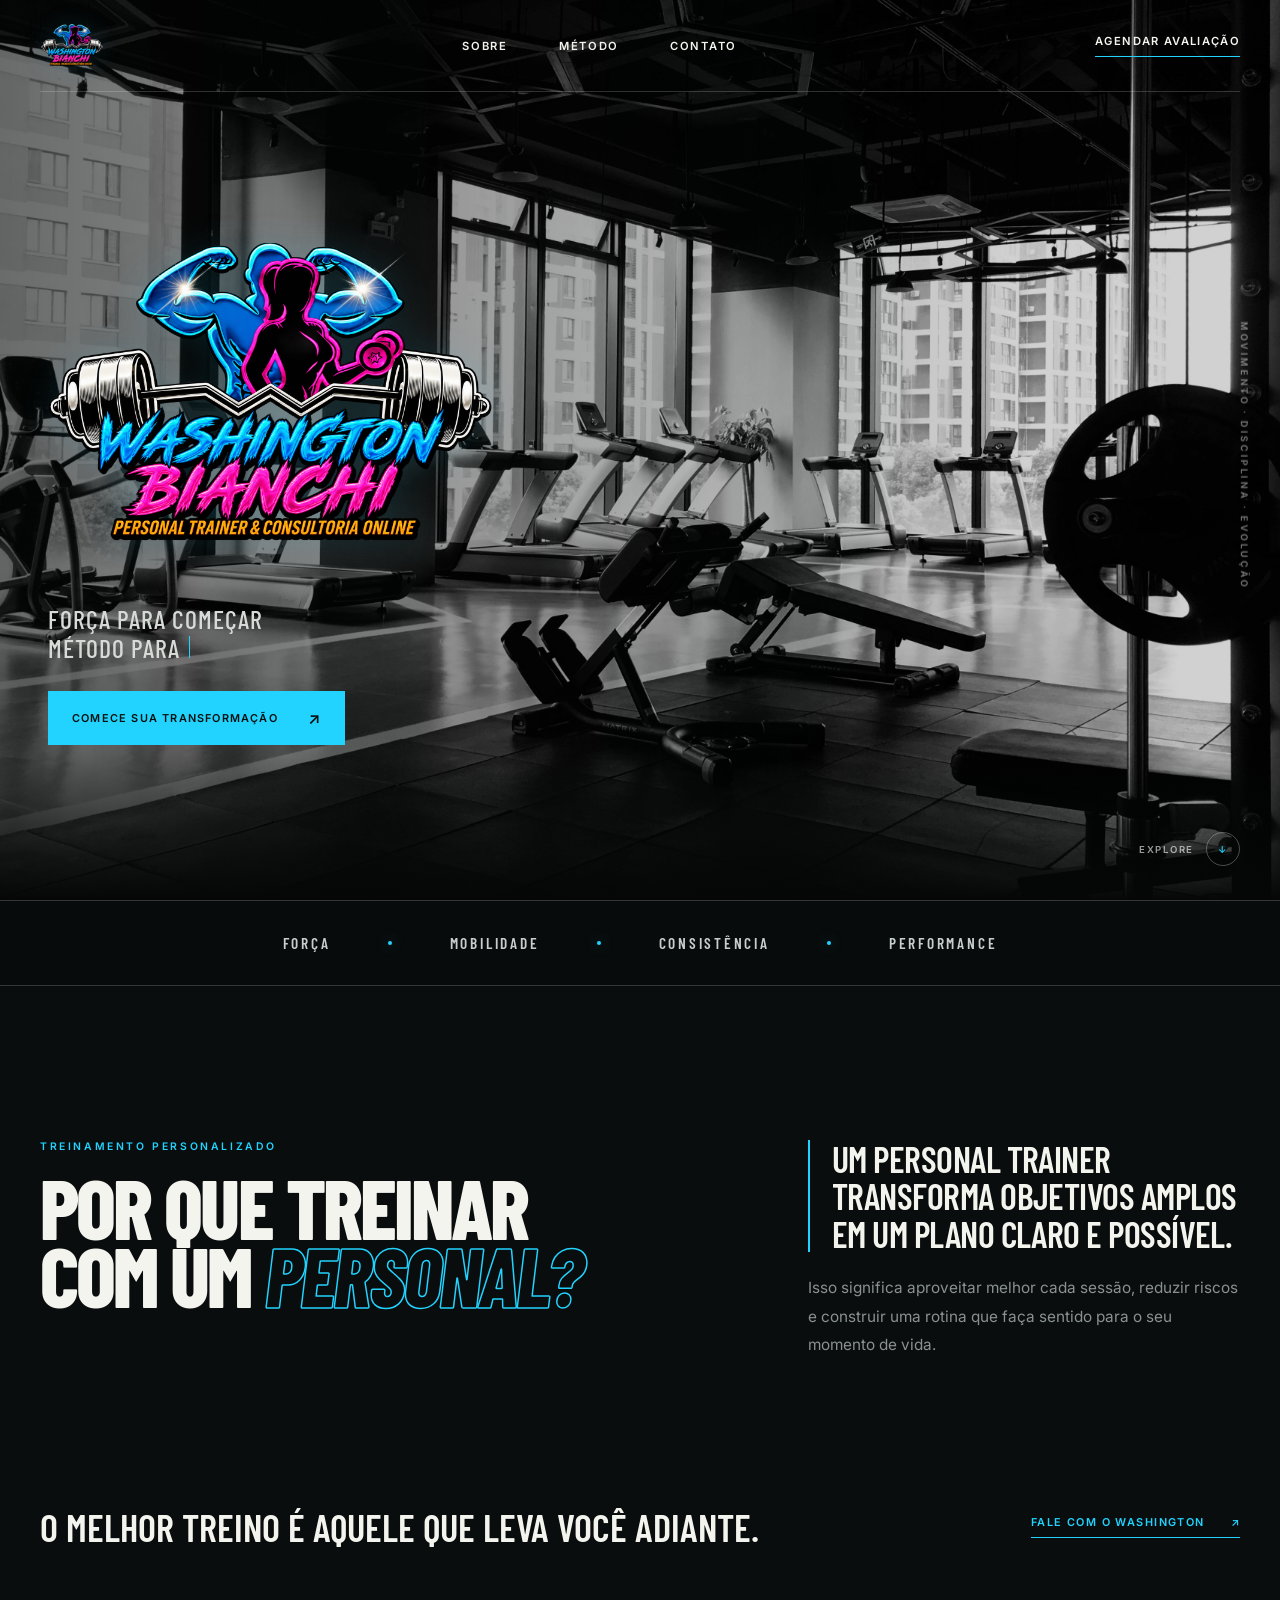
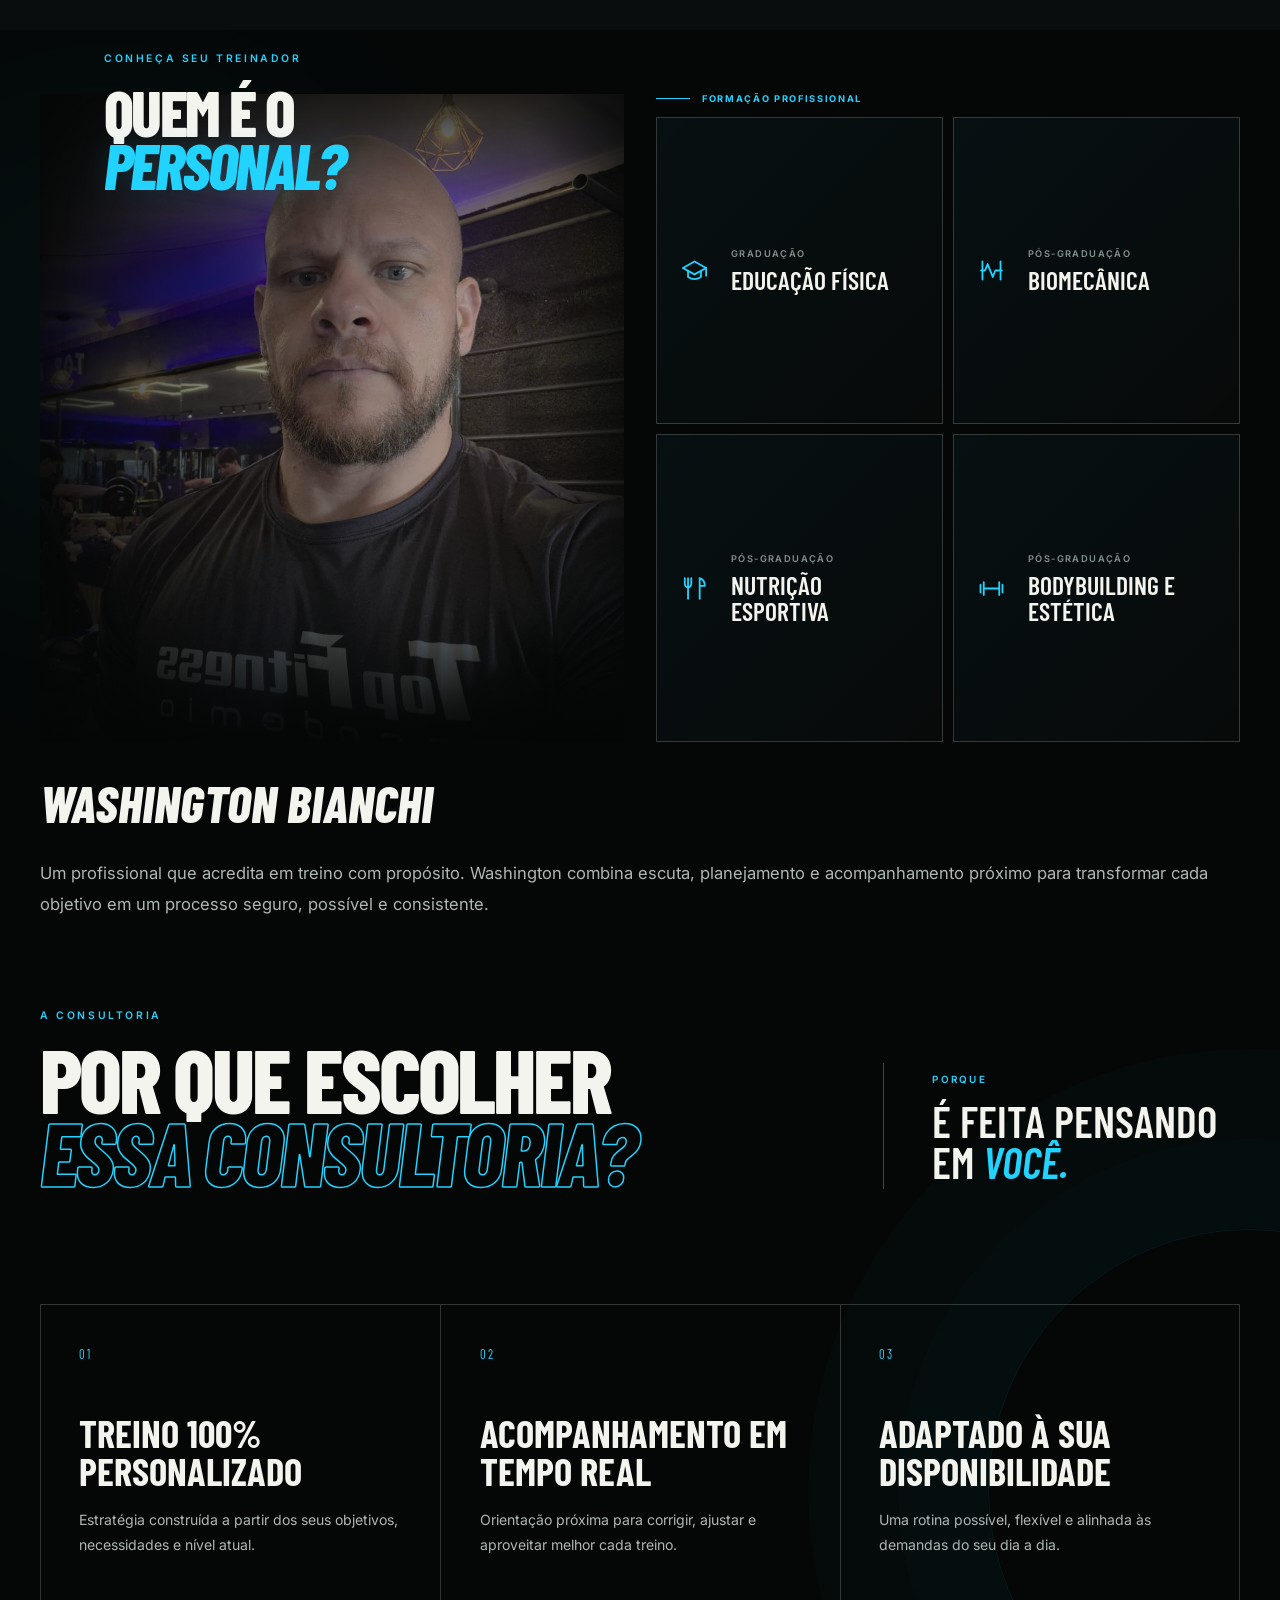
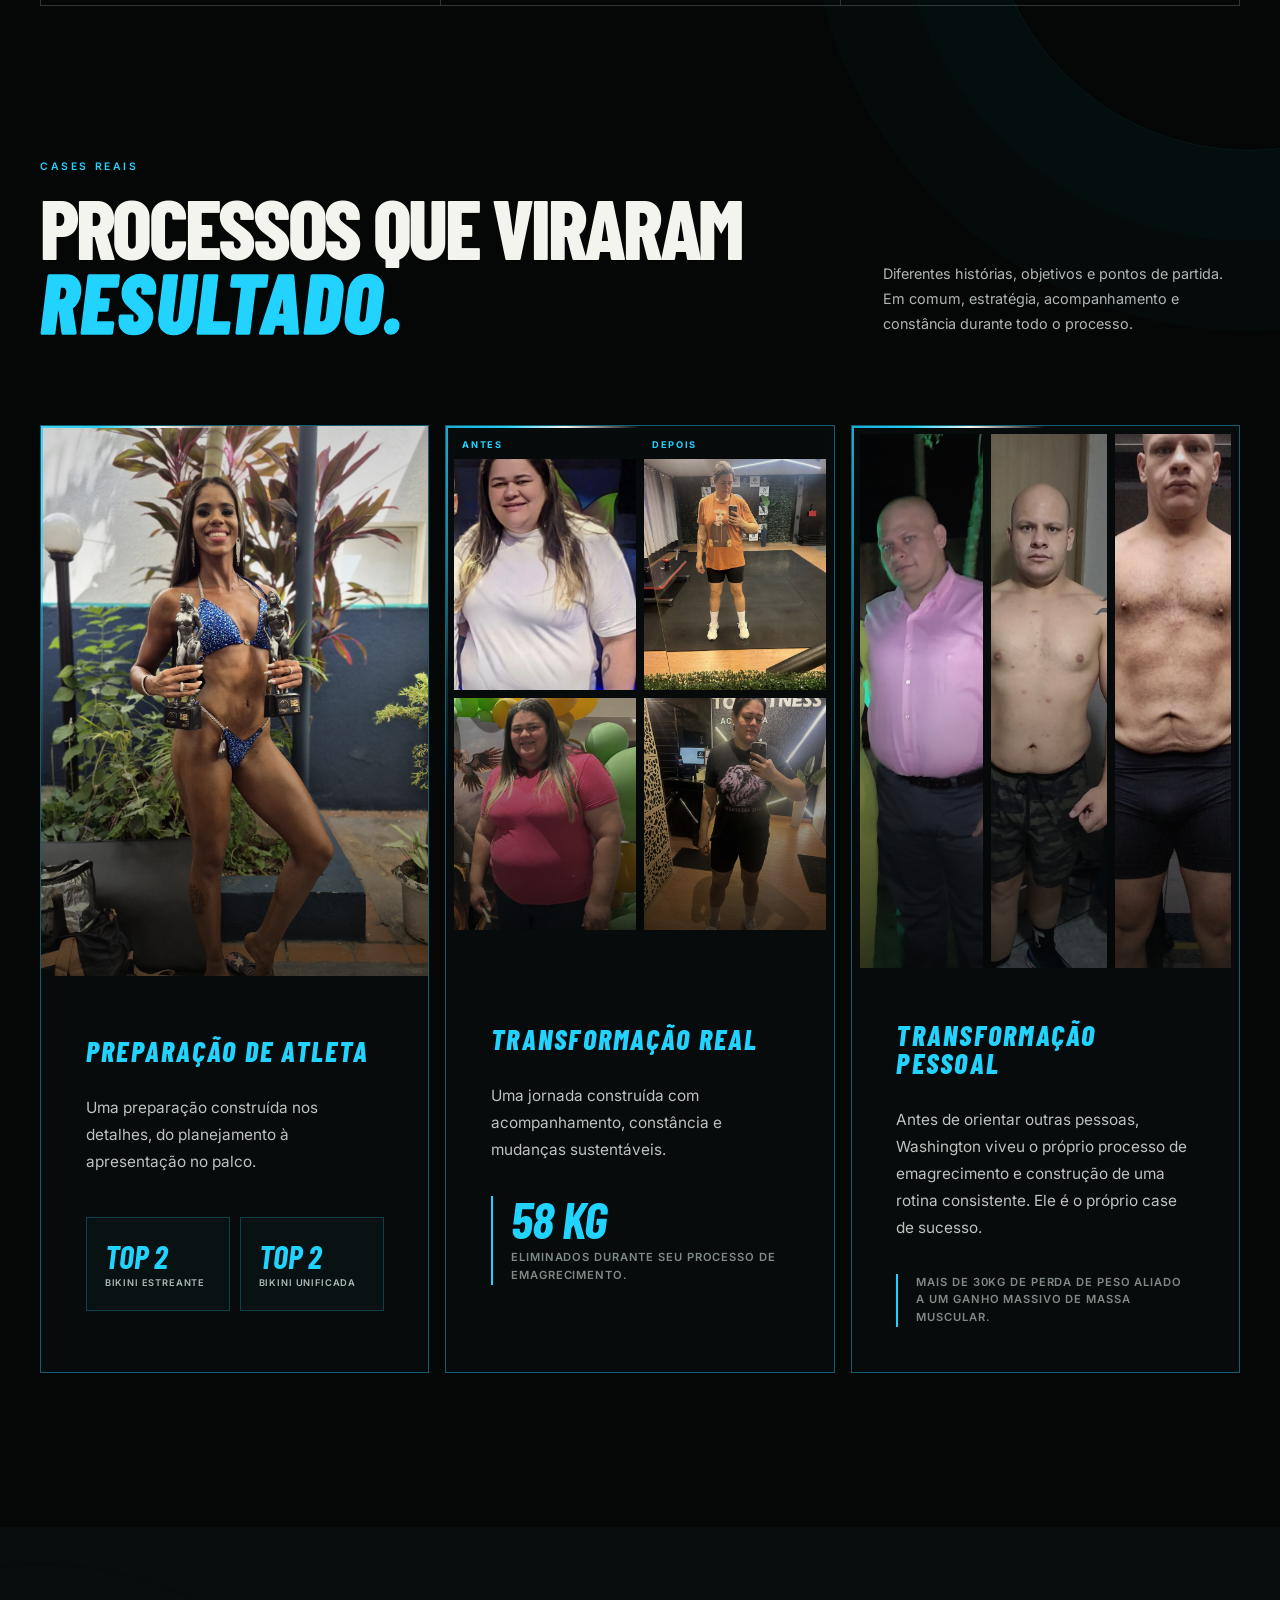
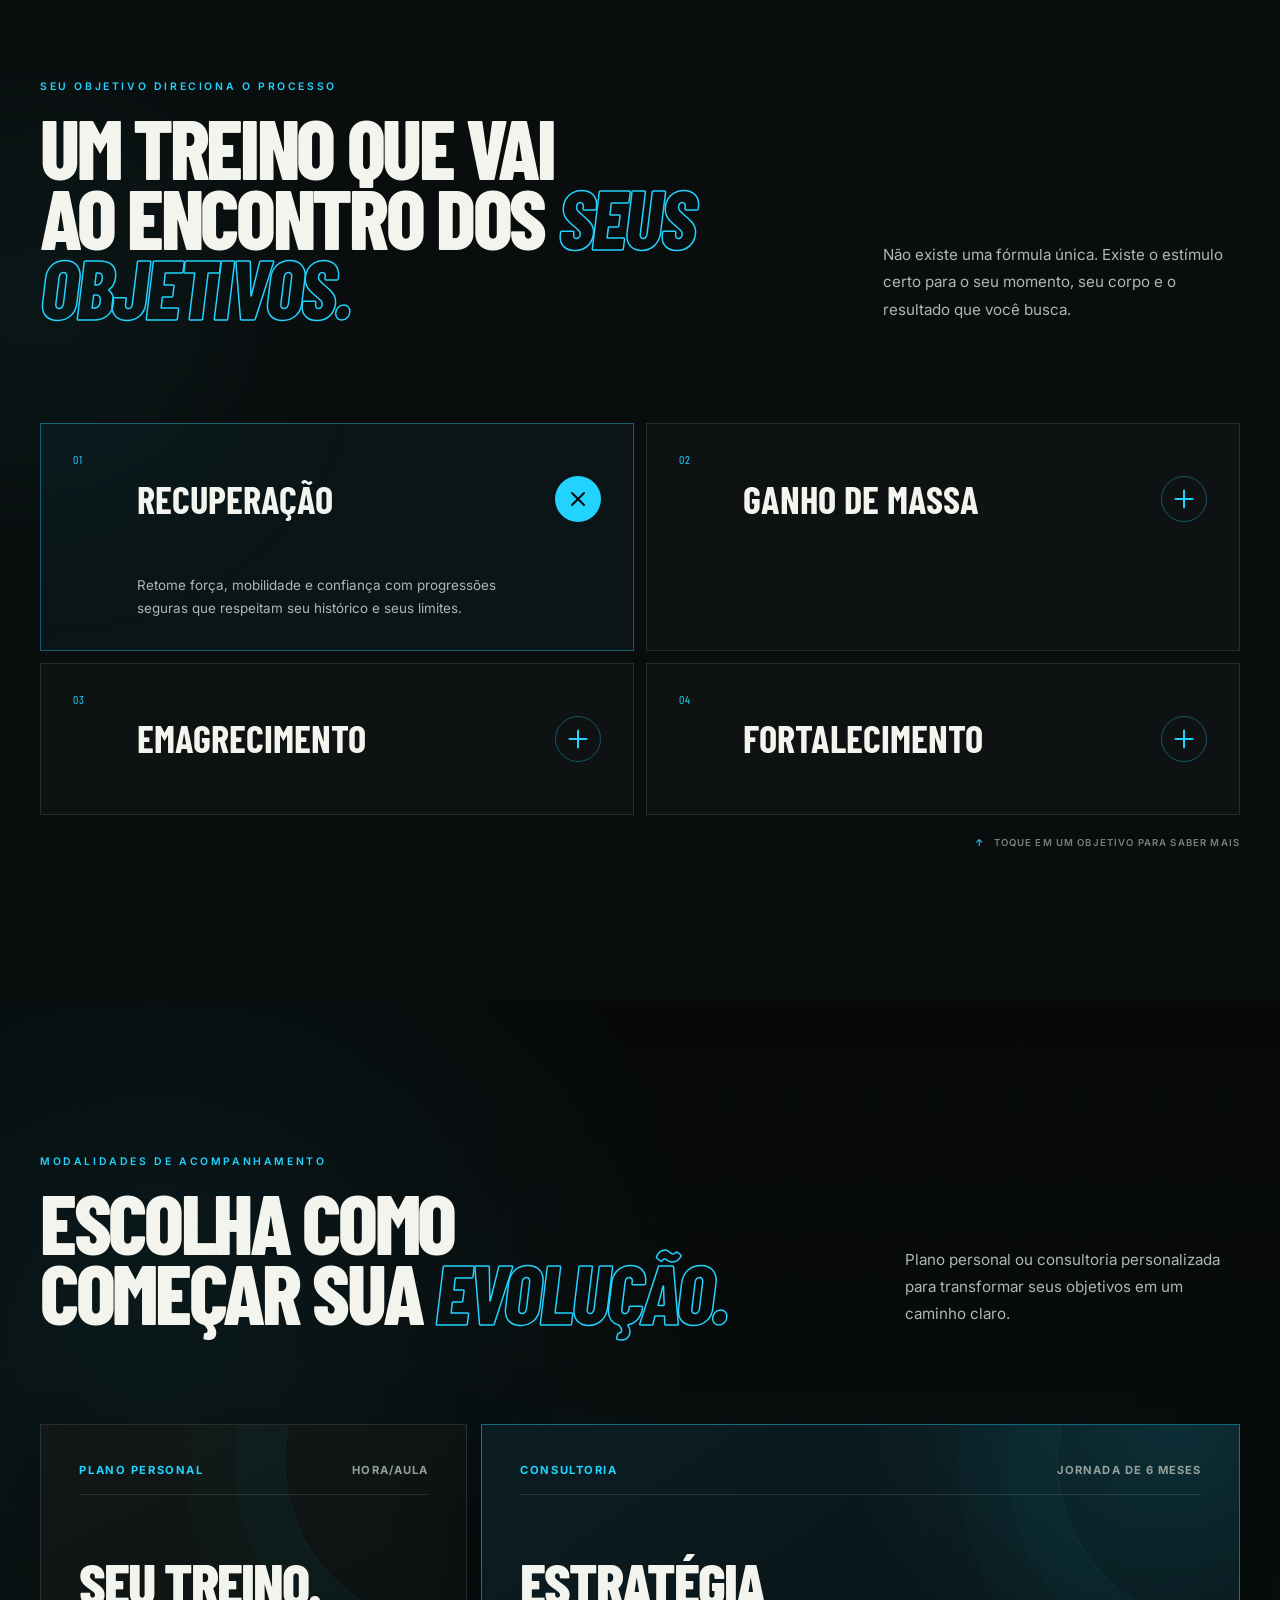
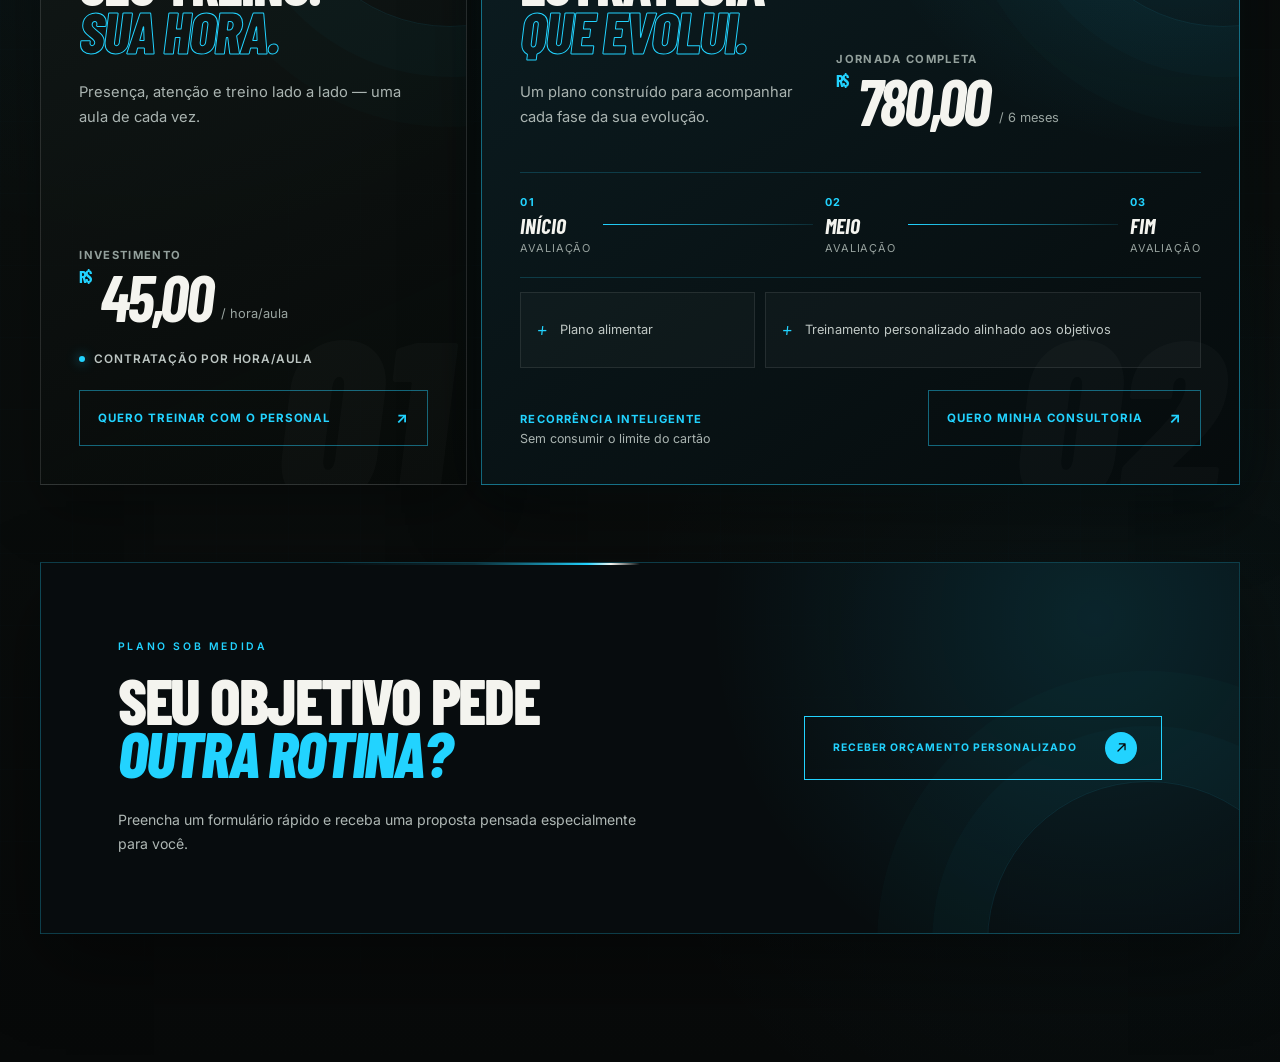
<file: index.html>
<!DOCTYPE html>
<html lang="pt-BR">
  <head>
    <meta charset="UTF-8" />
    <meta name="viewport" content="width=device-width, initial-scale=1.0" />
    <meta name="description" content="Treinamento personalizado para você conquistar mais força, saúde e confiança." />
    <title>Washington Bianchi | Personal Trainer</title>
    <link rel="preconnect" href="https://fonts.googleapis.com" />
    <link rel="preconnect" href="https://fonts.gstatic.com" crossorigin />
    <link rel="preload" as="image" href="assets/Acad.jpg" media="(min-width: 761px)" />
    <link rel="preload" as="image" href="assets/W/WB.png" media="(max-width: 760px)" />
    <link href="https://fonts.googleapis.com/css2?family=Barlow+Condensed:ital,wght@0,500;0,600;0,700;0,800;0,900;1,800;1,900&family=Inter:wght@400;500;600&display=swap" rel="stylesheet" />
    <link rel="stylesheet" href="styles/style.css" />
    <link rel="stylesheet" href="styles/animations.css" />
    <script src="scripts/main.js" defer></script>
  </head>
  <body>
    <header class="topbar">
      <a class="brand" href="#inicio" aria-label="Washington Bianchi Personal Trainer — início">
        <img class="brand__logo" src="assets/W/LogoSFD.png" alt="Washington Bianchi Personal Trainer" />
      </a>
      <nav class="nav" aria-label="Navegação principal">
        <a href="#personal">Sobre</a>
        <a href="#sobre">Método</a>
        <a href="#planos">Contato</a>
      </nav>
      <a class="topbar__cta" href="form.html" aria-label="Agendar avaliação">
        <span>Agendar avaliação</span><i aria-hidden="true">↗</i>
      </a>
    </header>

    <main>
      <section class="hero" id="inicio" aria-labelledby="hero-title">
        <div class="hero__content">
          <p class="hero__role"><span></span> Personal trainer</p>
          <h1 class="wordmark" id="hero-title" aria-label="Washington Bianchi">
            <img class="hero__logo" src="assets/W/LogoSFD.png" alt="Washington Bianchi" />
          </h1>
          <p class="hero__tagline" aria-label="Força para começar. Método para evoluir, melhorar e crescer.">
            Força para começar<br />Método para
            <span class="typewriter" aria-hidden="true">
              <span data-typewriter>evoluir</span><i></i>
            </span>
          </p>
          <a class="hero__button" href="form.html">Comece sua transformação <span aria-hidden="true">↗</span></a>
        </div>

        <p class="hero__side-note" aria-hidden="true">Movimento · Disciplina · Evolução</p>
        <div class="scroll-hint" aria-hidden="true">
          <span>Explore</span><i aria-hidden="true">↓</i>
        </div>
      </section>

      <div class="discipline-strip" data-reveal aria-label="Pilares do treinamento">
        <span>Força</span><i></i><span>Mobilidade</span><i></i><span>Consistência</span><i></i><span>Performance</span>
      </div>

       <section class="about-training" id="metodo" aria-labelledby="about-title">
        <div class="section-shell about-training__grid">
          <div class="about-training__title">
            <p class="section-kicker" data-reveal>Treinamento personalizado</p>
            <h2 id="about-title" data-reveal data-delay="1">
              Por que treinar<br />com um <em>personal?</em>
            </h2>
          </div>

          <aside class="method-note" data-reveal aria-label="Resumo do processo">
            <span>Um processo simples</span>
            <strong>Planejar.<br />Executar.<br /><em>Evoluir.</em></strong>
          </aside>

          <div class="about-training__copy">
            <p class="about-training__text" data-reveal>
              Um personal trainer transforma objetivos amplos em um plano claro e possível.
            </p>
            <p data-reveal data-delay="1">
              Isso significa aproveitar melhor cada sessão, reduzir riscos e construir uma
              rotina que faça sentido para o seu momento de vida.
            </p>
          </div>

          <div class="about-training__closing" id="contato" data-reveal>
            <p>O melhor treino é aquele que leva você adiante.</p>
            <a href="form.html">Fale com o Washington <span aria-hidden="true">↗</span></a>
          </div>
        </div>
      </section>

      <section class="trainer" id="personal" aria-labelledby="trainer-title">
        <div class="section-shell">
          <header class="trainer__heading">
            <p class="section-kicker" data-reveal>Conheça seu treinador</p>
            <h2 id="trainer-title" data-reveal data-delay="1">Quem é o<br /><em>personal?</em></h2>
          </header>

          <div class="trainer__layout">
            <figure class="trainer__portrait" data-reveal>
              <img src="assets/W/WB2.jpeg" alt="Personal trainer Washington Bianchi em uma academia" loading="lazy" />
            </figure>

            <div class="trainer__profile">
              <div class="trainer__bio">
                <p class="trainer__name" data-reveal>Washington Bianchi</p>
                <p data-reveal data-delay="1">
                  Um profissional que acredita em treino com propósito. Washington combina escuta,
                  planejamento e acompanhamento próximo para transformar cada objetivo em um
                  processo seguro, possível e consistente.
                </p>
              </div>

              <div class="trainer__credentials" aria-label="Formações e especialidades">
                <span class="trainer__education-label" data-reveal>Formação Profissional</span>

                <article class="credential" data-reveal>
                  <svg viewBox="0 0 24 24" aria-hidden="true">
                    <path d="m3 10 9-5 9 5-9 5-9-5Z"/><path d="M7 12.5V17c3 2 7 2 10 0v-4.5"/><path d="M21 10v6"/>
                  </svg>
                  <div class="credential__content">
                    <span>Graduação</span>
                    <h3>Educação Física</h3>
                  </div>
                </article>

                <article class="credential" data-reveal data-delay="1">
                  <svg viewBox="0 0 24 24" aria-hidden="true">
                    <path d="M4 12h3l2-5 4 10 2-5h5"/><path d="M5 5v14M19 5v14"/>
                  </svg>
                  <div class="credential__content">
                    <span>Pós-graduação</span>
                    <h3>Biomecânica</h3>
                  </div>
                </article>

                <article class="credential" data-reveal>
                  <svg viewBox="0 0 24 24" aria-hidden="true">
                    <path d="M7 4v7M4.5 4v4.5A2.5 2.5 0 0 0 7 11M9.5 4v4.5A2.5 2.5 0 0 1 7 11v9"/>
                    <path d="M16 4v16M16 4c3 1 4 3.5 4 6h-4"/>
                  </svg>
                  <div class="credential__content">
                    <span>Pós-graduação</span>
                    <h3>Nutrição Esportiva</h3>
                  </div>
                </article>

                <article class="credential" data-reveal data-delay="1">
                  <svg viewBox="0 0 24 24" aria-hidden="true">
                    <path d="M6 7v10M3.5 9v6M18 7v10M20.5 9v6M6 12h12"/>
                  </svg>
                  <div class="credential__content">
                    <span>Pós-graduação</span>
                    <h3>Bodybuilding e Estética</h3>
                  </div>
                </article>
              </div>
            </div>
          </div>
        </div>
      </section>

      <section class="proof" id="sobre" aria-labelledby="proof-title">
        <div class="section-shell">
          <div class="proof__heading">
            <div>
              <p class="section-kicker" data-reveal>A consultoria</p>
              <h2 id="proof-title" data-reveal data-delay="1">
                Por que escolher<br /><em>essa consultoria?</em>
              </h2>
            </div>

            <div class="proof__answer" data-reveal data-delay="2">
              <span>Porque</span>
              <p>É feita pensando<br />em <em>você.</em></p>
            </div>
          </div>

          <div class="proof__features">
            <article class="feature" data-reveal>
              <span class="feature__number">01</span>
              <h3>Treino 100% personalizado</h3>
              <p>Estratégia construída a partir dos seus objetivos, necessidades e nível atual.</p>
            </article>

            <article class="feature" data-reveal data-delay="1">
              <span class="feature__number">02</span>
              <h3>Acompanhamento em tempo real</h3>
              <p>Orientação próxima para corrigir, ajustar e aproveitar melhor cada treino.</p>
            </article>

            <article class="feature" data-reveal data-delay="1">
              <span class="feature__number">03</span>
              <h3>Adaptado à sua disponibilidade</h3>
              <p>Uma rotina possível, flexível e alinhada às demandas do seu dia a dia.</p>
            </article>
          </div>

          <section class="cases" aria-labelledby="cases-title">
            <header class="cases__heading">
              <div>
                <p class="section-kicker" data-reveal>Cases reais</p>
                <h2 id="cases-title" data-reveal data-delay="1">
                  Processos que viraram<br /><em>resultado.</em>
                </h2>
              </div>
              <p data-reveal data-delay="2">
                Diferentes histórias, objetivos e pontos de partida. Em comum, estratégia,
                acompanhamento e constância durante todo o processo.
              </p>
            </header>

            <div class="cases__list">
              <article class="case-card case-card--bia" data-reveal>
                <figure class="case-card__media">
                  <img src="assets/W/Bia.jpg" alt="Bia segurando dois troféus após competir na categoria Bikini" loading="lazy" />
                  <figcaption class="case-card__parallax-name" aria-hidden="true" data-case-name>Beatriz</figcaption>
                </figure>
                <div class="case-card__content">
                  <p class="case-card__eyebrow">Preparação de atleta</p>
                  <p class="case-card__lead">
                    Uma preparação construída nos detalhes, do planejamento à apresentação no palco.
                  </p>
                  <ul class="case-card__achievements" aria-label="Conquistas da atleta Bia">
                    <li><strong>Top 2</strong><span>Bikini estreante</span></li>
                    <li><strong>Top 2</strong><span>Bikini unificada</span></li>
                  </ul>
                </div>
              </article>

              <article class="case-card case-card--priscila" data-reveal>
                <div class="case-card__priscila-gallery" aria-label="Registros da transformação física de Priscila">
                  <span class="case-card__gallery-label">Antes</span>
                  <span class="case-card__gallery-label">Depois</span>
                  <figure>
                    <img src="assets/W/pri8.jpeg" alt="Registro de Priscila antes do processo de emagrecimento" loading="lazy" />
                  </figure>
                  <figure>
                    <img src="assets/W/pri1.jpeg" alt="Registro da evolução física de Priscila" loading="lazy" />
                  </figure>
                  <figure>
                    <img src="assets/W/pri9.jpeg" alt="Segundo registro de Priscila antes do processo de emagrecimento" loading="lazy" />
                  </figure>
                  <figure>
                    <img src="assets/W/pri2.jpeg" alt="Priscila durante sua jornada de transformação" loading="lazy" />
                  </figure>
                  <span class="case-card__parallax-name case-card__parallax-name--priscila" aria-hidden="true" data-case-name>Priscila</span>
                </div>
                <div class="case-card__content">
                  <p class="case-card__eyebrow">Transformação real</p>
                  <p class="case-card__lead">
                    Uma jornada construída com acompanhamento, constância e mudanças sustentáveis.
                  </p>
                  <p class="case-card__note"><strong>58 kg</strong> eliminados durante seu processo de emagrecimento.</p>
                </div>
              </article>

              <article class="case-card case-card--washington" data-reveal>
                <div class="case-card__content">
                  <p class="case-card__eyebrow">Transformação pessoal</p>
                  <p class="case-card__lead">
                    Antes de orientar outras pessoas, Washington viveu o próprio processo de
                    emagrecimento e construção de uma rotina consistente. Ele é o próprio case de sucesso.
                  </p>
                  <p class="case-card__note">Mais de 30kg de perda de peso aliado a um ganho massivo de massa muscular.</p>
                </div>
                <div class="case-card__gallery" aria-label="Registros da transformação física de Washington Bianchi">
                  <figure>
                    <img src="assets/W/wBefore3.jpg" alt="Registro de Washington antes de seu processo de emagrecimento" loading="lazy" />
                  </figure>
                  <div class="case-card__evolution-pair" aria-label="Comparativo lado a lado da evolução física de Washington">
                    <figure>
                      <img src="assets/W/wBefore4.jpg" alt="Primeiro registro da evolução física de Washington" loading="lazy" />
                    </figure>
                    <figure>
                      <img src="assets/W/wBefore5.jpg" alt="Registro seguinte da evolução física de Washington" loading="lazy" />
                    </figure>
                  </div>
                  <span class="case-card__parallax-name case-card__parallax-name--washington" aria-hidden="true" data-case-name>Washington</span>
                </div>
              </article>

            </div>
          </section>
        </div>
      </section>

     

      <section class="goals" id="objetivos" aria-labelledby="goals-title">
        <div class="section-shell">
          <div class="goals__heading">
            <div>
              <p class="section-kicker" data-reveal>Seu objetivo direciona o processo</p>
              <h2 id="goals-title" data-reveal data-delay="1">
                Um treino que vai<br />ao encontro dos <em>seus objetivos.</em>
              </h2>
            </div>
            <p data-reveal data-delay="2">
              Não existe uma fórmula única. Existe o estímulo certo para o seu momento, seu
              corpo e o resultado que você busca.
            </p>
          </div>

          <div class="goals__grid">
            <article class="goal-card is-open" data-reveal>
              <button class="goal-card__trigger" type="button" aria-expanded="true" aria-controls="goal-recovery">
                <span class="goal-card__number">01</span>
                <span class="goal-card__title">Recuperação</span>
                <span class="goal-card__icon" aria-hidden="true">+</span>
              </button>
              <div class="goal-card__details" id="goal-recovery" aria-hidden="false">
                <p>Retome força, mobilidade e confiança com progressões seguras que respeitam seu histórico e seus limites.</p>
              </div>
            </article>

            <article class="goal-card" data-reveal data-delay="1">
              <button class="goal-card__trigger" type="button" aria-expanded="false" aria-controls="goal-mass">
                <span class="goal-card__number">02</span>
                <span class="goal-card__title">Ganho de massa</span>
                <span class="goal-card__icon" aria-hidden="true">+</span>
              </button>
              <div class="goal-card__details" id="goal-mass" aria-hidden="true">
                <p>Volume, intensidade e cargas planejados para desenvolver massa muscular com técnica e consistência.</p>
              </div>
            </article>

            <article class="goal-card" data-reveal>
              <button class="goal-card__trigger" type="button" aria-expanded="false" aria-controls="goal-weight-loss">
                <span class="goal-card__number">03</span>
                <span class="goal-card__title">Emagrecimento</span>
                <span class="goal-card__icon" aria-hidden="true">+</span>
              </button>
              <div class="goal-card__details" id="goal-weight-loss" aria-hidden="true">
                <p>Treinos eficientes para elevar o gasto energético, preservar músculos e sustentar uma rotina ativa.</p>
              </div>
            </article>

            <article class="goal-card" data-reveal data-delay="1">
              <button class="goal-card__trigger" type="button" aria-expanded="false" aria-controls="goal-strength">
                <span class="goal-card__number">04</span>
                <span class="goal-card__title">Fortalecimento</span>
                <span class="goal-card__icon" aria-hidden="true">+</span>
              </button>
              <div class="goal-card__details" id="goal-strength" aria-hidden="true">
                <p>Construa uma base forte para o dia a dia, melhore a estabilidade e previna desconfortos e lesões.</p>
              </div>
            </article>
          </div>

          <p class="goals__hint" data-reveal><span aria-hidden="true">↑</span> Toque em um objetivo para saber mais</p>
        </div>
      </section>

      <div class="plans-stage">
      <section class="pricing" id="planos" aria-labelledby="pricing-title">
        <div class="section-shell">
          <div class="pricing__heading">
            <div>
              <p class="section-kicker" data-reveal>Modalidades de acompanhamento</p>
              <h2 id="pricing-title" data-reveal data-delay="1">
                Escolha como<br />começar sua <em>evolução.</em>
              </h2>
            </div>
            <p data-reveal data-delay="2">
              Plano personal ou consultoria personalizada para transformar seus objetivos em um caminho claro.
            </p>
          </div>

          <div class="pricing__cards">
            <article class="price-card price-card--personal" data-reveal>
              <span class="price-card__index" aria-hidden="true">01</span>
              <div class="price-card__topline">
                <span>Plano Personal</span><small>Hora/aula</small>
              </div>

              <div class="price-card__intro">
                <h3>Seu treino.<br /><em>Sua hora.</em></h3>
                <p>Presença, atenção e treino lado a lado — uma aula de cada vez.</p>
              </div>

              <div class="price-card__price">
                <span>Investimento</span>
                <strong><sup>R$</sup> 45,00</strong>
                <small>/ hora/aula</small>
              </div>

              <p class="price-card__mode"><span aria-hidden="true"></span> Contratação por hora/aula</p>

              <a class="price-card__button" href="form.html">
                Quero treinar com o personal <span aria-hidden="true">↗</span>
              </a>
            </article>

            <article class="price-card price-card--consulting" data-reveal data-delay="1">
              <span class="price-card__index" aria-hidden="true">02</span>
              <div class="price-card__topline">
                <span>Consultoria</span><small>Jornada de 6 meses</small>
              </div>

              <div class="price-card__consulting-head">
                <div class="price-card__intro">
                  <h3>Estratégia<br /><em>que evolui.</em></h3>
                  <p>Um plano construído para acompanhar cada fase da sua evolução.</p>
                </div>
                <div class="price-card__price">
                  <span>Jornada completa</span>
                  <strong><sup>R$</sup> 780,00</strong>
                  <small>/ 6 meses</small>
                </div>
              </div>

              <div class="consulting-journey" aria-label="Avaliações durante os seis meses">
                <div><span>01</span><strong>Início</strong><small>Avaliação</small></div>
                <i aria-hidden="true"></i>
                <div><span>02</span><strong>Meio</strong><small>Avaliação</small></div>
                <i aria-hidden="true"></i>
                <div><span>03</span><strong>Fim</strong><small>Avaliação</small></div>
              </div>

              <div class="consulting-benefits">
                <p><span>+</span> Plano alimentar</p>
                <p><span>+</span> Treinamento personalizado alinhado aos objetivos</p>
              </div>

              <div class="price-card__footer">
                <p class="price-card__recurrence"><strong>Recorrência inteligente</strong><span>Sem consumir o limite do cartão</span></p>
                <a class="price-card__button" href="form.html">
                  Quero minha consultoria <span aria-hidden="true">↗</span>
                </a>
              </div>
            </article>
          </div>

        </div>
      </section>

      <section class="custom-quote" aria-labelledby="custom-quote-title">
        <div class="section-shell">
          <div class="custom-quote__panel" data-reveal>
            <div class="custom-quote__copy">
              <p class="section-kicker">Plano sob medida</p>
              <h2 id="custom-quote-title">Seu objetivo pede<br /><em>outra rotina?</em></h2>
              <p>Preencha um formulário rápido e receba uma proposta pensada especialmente para você.</p>
            </div>

            <a href="form.html">
              <span>Receber orçamento personalizado</span>
              <i aria-hidden="true">
                <svg viewBox="0 0 24 24" focusable="false">
                  <path d="M7 17 17 7M9 7h8v8" />
                </svg>
              </i>
            </a>
          </div>
        </div>
      </section>
      </div>

          
    </main>
  </body>
</html>
</file>
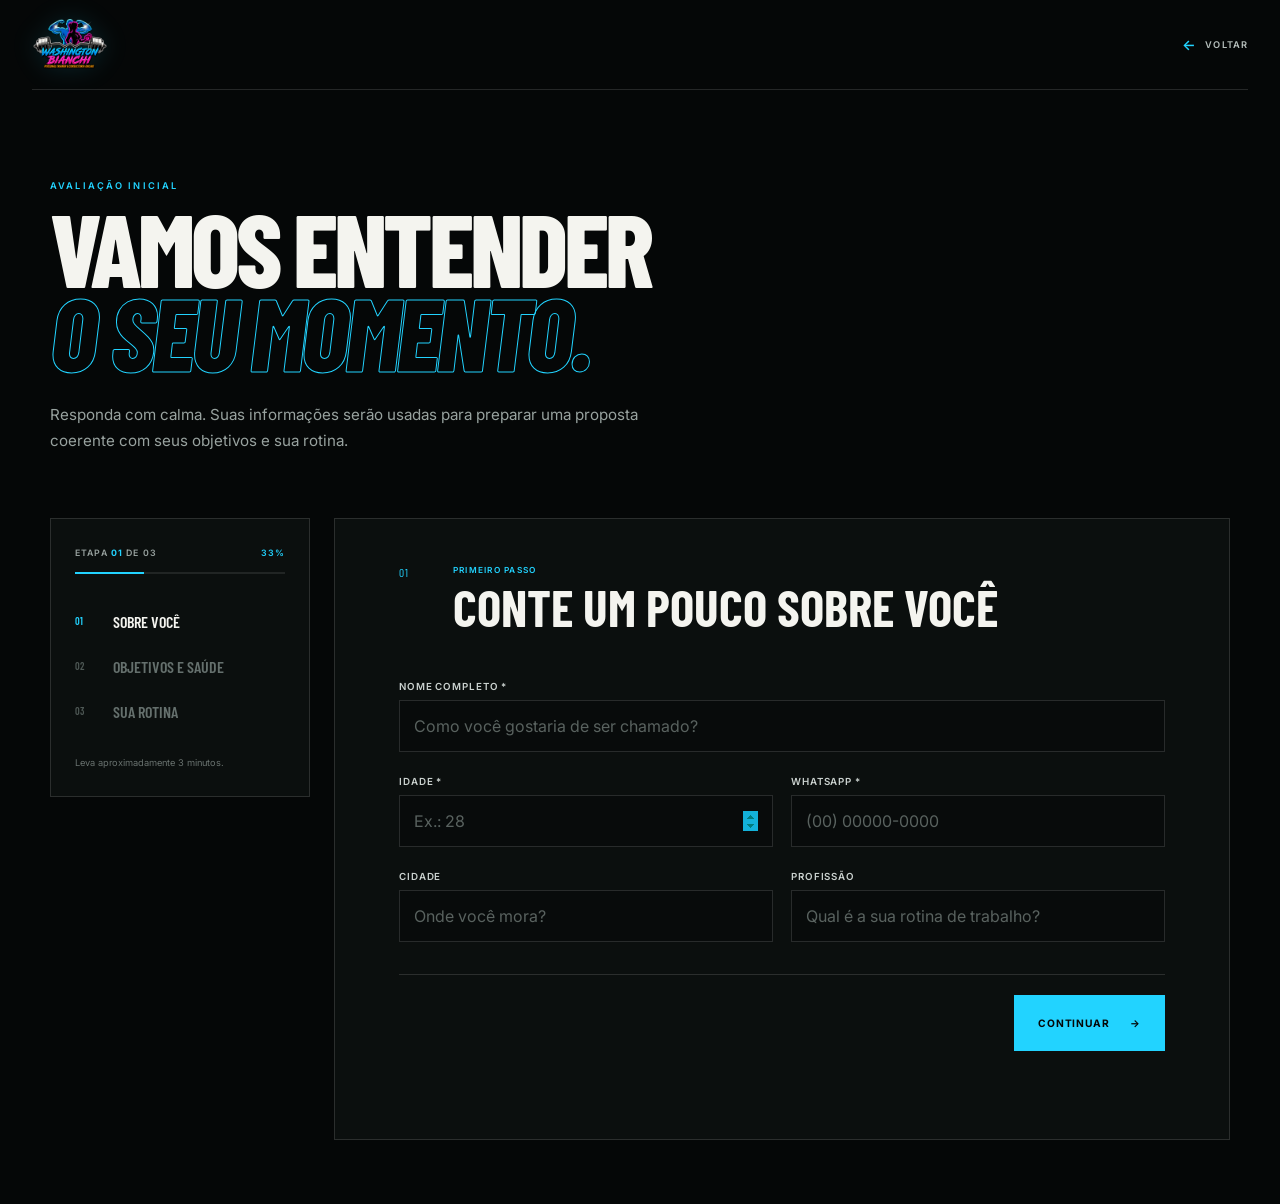
<file: form.html>
<!DOCTYPE html>
<html lang="pt-BR">
  <head>
    <meta charset="UTF-8" />
    <meta name="viewport" content="width=device-width, initial-scale=1.0" />
    <meta name="description" content="Formulário de avaliação inicial para consultoria personalizada com Washington Bianchi." />
    <title>Avaliação inicial | Washington Bianchi</title>

    <link rel="preconnect" href="https://fonts.googleapis.com" />
    <link rel="preconnect" href="https://fonts.gstatic.com" crossorigin />
    <link href="https://fonts.googleapis.com/css2?family=Barlow+Condensed:ital,wght@0,500;0,600;0,700;0,800;0,900;1,700;1,800&family=Inter:wght@400;500;600&display=swap" rel="stylesheet" />
    <link rel="stylesheet" href="styles/form.css" />
    <link rel="stylesheet" href="styles/form-animations.css" />
    <script src="scripts/form.js" defer></script>
  </head>

  <body>
    <header class="form-header">
      <a class="form-brand" href="index.html" aria-label="Voltar para a página inicial">
        <img class="form-brand__logo" src="assets/W/LogoSFD.png" alt="Washington Bianchi Personal Trainer" />
      </a>
      <a class="back-link" href="index.html"><i aria-hidden="true">←</i> Voltar</a>
    </header>

    <main>
      <section class="form-intro" aria-labelledby="form-title">
        <p class="eyebrow">Avaliação inicial</p>
        <h1 id="form-title">Vamos entender<br /><em>o seu momento.</em></h1>
        <p>Responda com calma. Suas informações serão usadas para preparar uma proposta coerente com seus objetivos e sua rotina.</p>
      </section>

      <div class="form-layout">
        <aside class="form-progress" aria-label="Progresso do formulário">
          <div class="progress-heading">
            <span>Etapa <strong id="current-step">01</strong> de 03</span>
            <span id="progress-percent">33%</span>
          </div>
          <div class="progress-track" aria-hidden="true"><i id="progress-bar"></i></div>
          <ol>
            <li class="is-current" data-progress-step><span>01</span>Sobre você</li>
            <li data-progress-step><span>02</span>Objetivos e saúde</li>
            <li data-progress-step><span>03</span>Sua rotina</li>
          </ol>
          <p>Leva aproximadamente 3 minutos.</p>
        </aside>

        <form class="assessment-form" id="assessment-form" novalidate>
          <section class="form-step is-active" data-step="0" aria-labelledby="step-one-title">
            <header class="step-heading">
              <span>01</span>
              <div><p>Primeiro passo</p><h2 id="step-one-title">Conte um pouco sobre você</h2></div>
            </header>

            <div class="fields-grid">
              <label class="field field--wide">
                <span>Nome completo *</span>
                <input type="text" name="nome" autocomplete="name" placeholder="Como você gostaria de ser chamado?" required />
              </label>
              <label class="field">
                <span>Idade *</span>
                <input type="number" name="idade" min="14" max="100" inputmode="numeric" placeholder="Ex.: 28" required />
              </label>
              <label class="field">
                <span>WhatsApp *</span>
                <input type="tel" name="telefone" autocomplete="tel" inputmode="tel" placeholder="(00) 00000-0000" required />
              </label>
              <label class="field">
                <span>Cidade</span>
                <input type="text" name="cidade" autocomplete="address-level2" placeholder="Onde você mora?" />
              </label>
              <label class="field">
                <span>Profissão</span>
                <input type="text" name="profissao" autocomplete="organization-title" placeholder="Qual é a sua rotina de trabalho?" />
              </label>
            </div>

            <div class="step-actions step-actions--end">
              <button class="button button--primary" type="button" data-next>Continuar <span aria-hidden="true">→</span></button>
            </div>
          </section>

          <section class="form-step" data-step="1" aria-labelledby="step-two-title" hidden>
            <header class="step-heading">
              <span>02</span>
              <div><p>Objetivo e segurança</p><h2 id="step-two-title">O que você quer conquistar?</h2></div>
            </header>

            <fieldset class="choice-group" data-required-group>
              <legend>Selecione seus principais objetivos *</legend>
              <div class="choice-grid">
                <label class="choice"><input type="checkbox" name="objetivos" value="Emagrecimento" /><span>Emagrecimento</span></label>
                <label class="choice"><input type="checkbox" name="objetivos" value="Ganho de massa" /><span>Ganho de massa</span></label>
                <label class="choice"><input type="checkbox" name="objetivos" value="Fortalecimento" /><span>Fortalecimento</span></label>
                <label class="choice"><input type="checkbox" name="objetivos" value="Recuperação" /><span>Recuperação</span></label>
                <label class="choice"><input type="checkbox" name="objetivos" value="Condicionamento" /><span>Condicionamento</span></label>
                <label class="choice"><input type="checkbox" name="objetivos" value="Qualidade de vida" /><span>Qualidade de vida</span></label>
              </div>
              <small class="field-error">Escolha pelo menos um objetivo.</small>
            </fieldset>

            <div class="fields-grid">
              <label class="field">
                <span>Experiência com treino *</span>
                <select name="experiencia" required>
                  <option value="">Selecione</option>
                  <option>Nunca treinei</option>
                  <option>Treino há menos de 1 ano</option>
                  <option>Treino há 1 a 3 anos</option>
                  <option>Treino há mais de 3 anos</option>
                </select>
              </label>
              <label class="field">
                <span>Treina atualmente? *</span>
                <select name="treina_atualmente" required>
                  <option value="">Selecione</option>
                  <option>Não</option>
                  <option>Sim, sozinho(a)</option>
                  <option>Sim, com acompanhamento</option>
                </select>
              </label>
              <label class="field field--wide">
                <span>Possui lesão, dor ou limitação?</span>
                <textarea name="limitacoes" rows="3" placeholder="Conte onde sente desconforto, diagnósticos ou movimentos que evita."></textarea>
              </label>
              <label class="field field--wide">
                <span>Condição de saúde ou recomendação médica relevante?</span>
                <textarea name="saude" rows="3" placeholder="Ex.: pressão alta, cirurgia recente, uso de medicação ou orientação profissional."></textarea>
              </label>
            </div>

            <p class="health-note"><span aria-hidden="true">!</span> Este formulário não substitui avaliação ou liberação de um profissional de saúde.</p>

            <div class="step-actions">
              <button class="button button--ghost" type="button" data-back>Voltar</button>
              <button class="button button--primary" type="button" data-next>Continuar <span aria-hidden="true">→</span></button>
            </div>
          </section>

          <section class="form-step" data-step="2" aria-labelledby="step-three-title" hidden>
            <header class="step-heading">
              <span>03</span>
              <div><p>Último passo</p><h2 id="step-three-title">Como o treino cabe na sua rotina?</h2></div>
            </header>

            <fieldset class="choice-group" data-required-group>
              <legend>Frequência desejada *</legend>
              <div class="choice-grid choice-grid--plans">
                <label class="choice"><input type="radio" name="frequencia" value="3 dias por semana" /><span>3 dias <small>por semana</small></span></label>
                <label class="choice"><input type="radio" name="frequencia" value="5 dias por semana" /><span>5 dias <small>por semana</small></span></label>
                <label class="choice"><input type="radio" name="frequencia" value="3 dias com parceiro" /><span>3 dias <small>com parceiro</small></span></label>
                <label class="choice"><input type="radio" name="frequencia" value="Outro" /><span>Outro <small>Informe</small></span></label>
              </div>
              <small class="field-error">Escolha uma opção de frequência.</small>
            </fieldset>

            <label class="field other-frequency" id="other-frequency-field" hidden>
              <span>Qual frequência você procura? *</span>
              <input type="text" name="frequencia_outro" placeholder="Descreva a frequência ou formato ideal" />
            </label>

            <fieldset class="choice-group" data-required-group>
              <legend>Dias disponíveis *</legend>
              <div class="days-grid">
                <label><input type="checkbox" name="dias" value="Segunda" /><span>Seg</span></label>
                <label><input type="checkbox" name="dias" value="Terça" /><span>Ter</span></label>
                <label><input type="checkbox" name="dias" value="Quarta" /><span>Qua</span></label>
                <label><input type="checkbox" name="dias" value="Quinta" /><span>Qui</span></label>
                <label><input type="checkbox" name="dias" value="Sexta" /><span>Sex</span></label>
                <label><input type="checkbox" name="dias" value="Sábado" /><span>Sáb</span></label>
              </div>
              <small class="field-error">Escolha pelo menos um dia.</small>
            </fieldset>

            <div class="fields-grid">
              <label class="field">
                <span>Melhor período *</span>
                <select name="periodo" required>
                  <option value="">Selecione</option>
                  <option>Manhã</option><option>Tarde</option><option>Noite</option><option>Horário flexível</option>
                </select>
              </label>
              <label class="field">
                <span>Local preferido *</span>
                <select name="local" required>
                  <option value="">Selecione</option>
                  <option>Academia</option><option>Condomínio</option><option>Ao ar livre</option><option>Online</option><option>Quero orientação</option>
                </select>
              </label>
              <label class="field field--wide">
                <span>Algo mais que o Washington deveria saber?</span>
                <textarea name="observacoes" rows="4" placeholder="Conte sobre expectativas, dificuldades ou qualquer informação importante."></textarea>
              </label>
            </div>

            <label class="consent">
              <input type="checkbox" name="consentimento" required />
              <span>Autorizo o compartilhamento destas informações com o personal para avaliação inicial. *</span>
            </label>

            <div class="step-actions">
              <button class="button button--ghost" type="button" data-back>Voltar</button>
              <button class="button button--primary" type="submit">Gerar minha ficha <span aria-hidden="true">↗</span></button>
            </div>
          </section>
        </form>
      </div>

      <section class="form-result" id="form-result" aria-labelledby="result-title" hidden>
        <div class="result-icon" aria-hidden="true">✓</div>
        <p class="eyebrow">Ficha concluída</p>
        <h2 id="result-title">Tudo pronto para<br /><em>iniciar sua mudança!!</em></h2>
        <p>Confira a mensagem abaixo. Nenhuma informação é enviada sem que você toque no botão do WhatsApp.</p>
        <pre id="message-preview"></pre>
        <div class="result-actions">
          <a class="button button--whatsapp" id="whatsapp-link" href="#" target="_blank" rel="noopener">Enviar pelo WhatsApp <span aria-hidden="true">↗</span></a>
          <button class="button button--ghost" id="copy-message" type="button">Copiar mensagem</button>
          <button class="text-button" id="download-file" type="button">Baixar ficha em .txt</button>
        </div>
        <button class="edit-form" id="edit-form" type="button">← Editar respostas</button>
      </section>
    </main>
  </body>
</html>
</file>
<file: styles/style.css>
:root {
  --black: #050707;
  --white: #f4f4ef;
  --muted: #aeb7b4;
  --accent: #22d3ff;
  --personal-blue: #22d3ff;
  --line: rgba(255, 255, 255, 0.18);
  --display: "Barlow Condensed", sans-serif;
  --body: "Inter", sans-serif;
}

* { box-sizing: border-box; }
html { scroll-behavior: smooth; }
body { margin: 0; overflow-x: hidden; background: var(--black); color: var(--white); font-family: var(--body); }
a { color: inherit; text-decoration: none; }

.topbar {
  position: fixed;
  z-index: 50;
  top: 0;
  left: 50%;
  display: flex;
  width: min(calc(100% - 80px), 1380px);
  min-height: 92px;
  align-items: center;
  justify-content: space-between;
  border-bottom: 1px solid var(--line);
  transform: translateX(-50%);
  opacity: 1;
  transition: transform 480ms cubic-bezier(0.4, 0, 0.2, 1), opacity 420ms ease;
  will-change: transform, opacity;
}
.topbar.is-hidden {
  opacity: 0;
  pointer-events: none;
  transform: translate(-50%, -115px);
}
.topbar.is-compact { width: 100%; min-height: 64px; padding-right: max(32px, calc((100vw - 1380px) / 2)); padding-left: max(32px, calc((100vw - 1380px) / 2)); border-color: rgba(255, 255, 255, 0.1); background: rgba(5, 7, 7, 0.88); -webkit-backdrop-filter: blur(14px); backdrop-filter: blur(14px); }
.topbar.is-compact .brand__monogram { width: 36px; height: 36px; font-size: 1.1rem; }
.topbar.is-compact .brand__title { display: none; }

@media (min-width: 761px) {
  .topbar {
    isolation: isolate;
  }

  .topbar.is-compact {
    background: rgba(5, 7, 7, 0.82);
    -webkit-backdrop-filter: blur(16px);
    backdrop-filter: blur(16px);
  }

  .topbar::before {
    position: absolute;
    z-index: 0;
    top: 0;
    bottom: 0;
    left: 0;
    width: 64%;
    background: linear-gradient(90deg, rgba(5, 7, 7, 0.96) 0%, rgba(5, 7, 7, 0.88) 64%, rgba(5, 7, 7, 0) 100%);
    -webkit-backdrop-filter: blur(18px);
    backdrop-filter: blur(18px);
    -webkit-mask-image: linear-gradient(90deg, #000 0%, #000 70%, transparent 100%);
    mask-image: linear-gradient(90deg, #000 0%, #000 70%, transparent 100%);
    content: "";
    opacity: 0;
    pointer-events: none;
    transition: opacity 240ms ease;
  }

  .topbar.is-scrolled:not(.is-compact)::before {
    opacity: 1;
  }

  .topbar > * {
    position: relative;
    z-index: 1;
  }
}

.brand { display: inline-flex; align-items: center; gap: 12px; }
.brand__logo {
  display: block;
  width: clamp(58px, 5vw, 78px);
  max-width: 100%;
  height: auto;
  object-fit: contain;
  filter: drop-shadow(0 0 12px rgba(34, 211, 255, 0.12));
}
.brand__monogram {
  display: grid;
  width: 42px;
  height: 42px;
  place-items: center;
  border: 1px solid var(--accent);
  color: var(--accent);
  font-family: var(--display);
  font-size: 1.35rem;
  font-style: italic;
  font-weight: 900;
}
.brand__title {
  color: #d7dcda;
  font-family: var(--display);
  font-size: 0.78rem;
  font-weight: 600;
  letter-spacing: 0.18em;
  text-transform: uppercase;
}
.nav { display: flex; gap: clamp(28px, 4vw, 58px); font-size: 0.7rem; font-weight: 600; letter-spacing: 0.15em; text-transform: uppercase; }
.nav a {
  position: relative;
  padding: 10px 0;
  transition: color 180ms ease, text-shadow 180ms ease;
}
.nav a::after {
  position: absolute;
  right: 0;
  bottom: 4px;
  left: 0;
  height: 1px;
  background: var(--personal-blue);
  content: "";
  transform: scaleX(0);
  transform-origin: right;
  transition: transform 220ms ease;
}
.nav a:hover, .nav a:focus-visible {
  color: var(--personal-blue);
  text-shadow: 0 0 14px rgba(34, 211, 255, 0.38);
}
.nav a:hover::after, .nav a:focus-visible::after {
  transform: scaleX(1);
  transform-origin: left;
}
.topbar__cta { padding-bottom: 8px; border-bottom: 1px solid var(--accent); font-size: 0.7rem; font-weight: 600; letter-spacing: 0.12em; text-transform: uppercase; }
.topbar__cta { transition: color 180ms ease, border-color 180ms ease, text-shadow 180ms ease; }
.topbar__cta:hover, .topbar__cta:focus-visible {
  border-color: var(--personal-blue);
  color: var(--personal-blue);
  text-shadow: 0 0 14px rgba(34, 211, 255, 0.38);
}
.topbar__cta i { display: none; font-style: normal; }
section[id] { scroll-margin-top: 76px; }

.hero {
  position: relative;
  display: grid;
  min-height: 100svh;
  overflow: hidden;
  align-items: center;
  isolation: isolate;
  background:
    radial-gradient(circle at 73% 42%, rgba(18, 49, 46, 0.3), transparent 45%),
    #050707;
}
.hero::before {
  position: absolute;
  z-index: -2;
  inset: 0;
  background-image: url("../assets/W/WB.png");
  background-repeat: no-repeat;
  background-position: right 34%;
  background-size: auto 112%;
  filter: saturate(0.8) brightness(0.82);
  content: "";
  -webkit-mask-image: linear-gradient(to right, transparent 10%, rgba(0, 0, 0, 0.2) 34%, rgba(0, 0, 0, 0.56) 54%, #000 78%);
  mask-image: linear-gradient(to right, transparent 10%, rgba(0, 0, 0, 0.2) 34%, rgba(0, 0, 0, 0.56) 54%, #000 78%);
  pointer-events: none;
}
@media (min-width: 761px) {
  .hero::before {
    background-image: url("../assets/Acad.jpg");
    background-position: center;
    background-size: cover;
    transform: scale(1.12);
    transform-origin: center;
    -webkit-mask-image: linear-gradient(to right, rgba(0, 0, 0, 0.46) 0%, rgba(0, 0, 0, 0.72) 36%, #000 76%);
    mask-image: linear-gradient(to right, rgba(0, 0, 0, 0.46) 0%, rgba(0, 0, 0, 0.72) 36%, #000 76%);
  }
}
.hero::after {
  position: absolute;
  z-index: -1;
  right: 0;
  bottom: -1px;
  left: 0;
  height: 150px;
  background: linear-gradient(to bottom, transparent, var(--black));
  content: "";
  pointer-events: none;
}
.hero__content { width: min(calc(100% - 80px), 1380px); margin: 88px auto 0; }
.hero__role { display: flex; align-items: center; gap: 13px; margin: 0 0 20px; color: var(--accent); font-size: 0.68rem; font-weight: 600; letter-spacing: 0.28em; text-transform: uppercase; }
.hero__role span { width: 38px; height: 1px; background: currentColor; }
@media (min-width: 761px) {
  .hero__role { display: none; }
}
.wordmark { width: fit-content; margin: 0; font-family: var(--display); font-size: clamp(7rem, 13vw, 13rem); font-style: italic; font-weight: 900; letter-spacing: -0.055em; line-height: 0.63; text-transform: uppercase; }
.wordmark span { display: block; }
.wordmark__first { color: var(--white); }
.wordmark__last { margin-left: 0.32em; color: transparent; -webkit-text-stroke: 2px var(--accent); }
.hero__logo { display: block; width: min(36vw, 460px); max-width: 100%; height: auto; filter: drop-shadow(0 0 18px rgba(34, 211, 255, 0.12)); }
.hero__tagline { margin: 54px 0 0 8px; color: #d6dbd8; font-family: var(--display); font-size: clamp(1.2rem, 2vw, 1.7rem); font-weight: 500; letter-spacing: 0.04em; line-height: 1.15; text-transform: uppercase; }
.typewriter {
  display: inline-flex;
  min-width: 4.8em;
  align-items: baseline;
  color: var(--accent);
}
.typewriter i {
  width: 1px;
  height: 0.88em;
  margin-left: 0.1em;
  background: currentColor;
  animation: typewriter-caret 0.8s steps(1, end) infinite;
}
.hero__button { display: inline-flex; min-height: 54px; align-items: center; gap: 30px; margin: 28px 0 0 8px; padding: 0 24px; background: var(--accent); color: #07100e; font-size: 0.68rem; font-weight: 600; letter-spacing: 0.11em; text-transform: uppercase; transition: background-color 180ms ease, transform 180ms ease; }
.hero__button span { font-size: 1rem; }
.hero__button:hover, .hero__button:focus-visible { background: var(--white); transform: translateY(-2px); }
.hero__side-note { position: absolute; top: 50%; right: 22px; margin: 0; color: rgba(255, 255, 255, 0.48); font-size: 0.58rem; font-weight: 600; letter-spacing: 0.28em; text-transform: uppercase; transform: translateX(45%) rotate(90deg); }
.scroll-hint { position: absolute; right: max(40px, calc((100vw - 1380px) / 2)); bottom: 34px; display: flex; align-items: center; gap: 12px; color: rgba(255, 255, 255, 0.6); font-size: 0.6rem; font-weight: 600; letter-spacing: 0.18em; text-transform: uppercase; }
.scroll-hint i { display: grid; width: 34px; height: 34px; place-items: center; border: 1px solid rgba(255, 255, 255, 0.28); border-radius: 50%; color: var(--accent); font-style: normal; }
.discipline-strip { display: grid; min-height: 86px; align-items: center; justify-content: center; grid-template-columns: auto 4px auto 4px auto 4px auto; column-gap: clamp(24px, 4.5vw, 76px); overflow: hidden; padding: 0 clamp(24px, 5vw, 80px); border-top: 1px solid var(--line); border-bottom: 1px solid var(--line); background: #080b0b; color: #c7cfcc; font-family: var(--display); font-size: clamp(0.82rem, 1.2vw, 1.08rem); font-weight: 600; letter-spacing: 0.18em; text-transform: uppercase; white-space: nowrap; }
.discipline-strip i { width: 4px; height: 4px; border-radius: 50%; background: var(--accent); box-shadow: 0 0 12px rgba(34, 211, 255, 0.5); }
.section-shell { width: min(calc(100% - 80px), 1260px); margin: 0 auto; }
.section-kicker { margin: 0 0 20px; color: var(--accent); font-size: 0.65rem; font-weight: 600; letter-spacing: 0.25em; text-transform: uppercase; }
.proof { position: relative; overflow: hidden; padding: clamp(24px, 3vw, 42px) 0 clamp(110px, 12vw, 180px); background: var(--black); }
.proof::before { position: absolute; top: 12%; right: -18%; width: 520px; height: 520px; border: 1px solid rgba(34, 211, 255, 0.08); border-radius: 50%; box-shadow: 0 0 0 90px rgba(34, 211, 255, 0.015), 0 0 0 180px rgba(34, 211, 255, 0.01); content: ""; }
.proof__heading { display: grid; align-items: end; grid-template-columns: minmax(0, 1.35fr) minmax(260px, 0.65fr); gap: clamp(50px, 8vw, 120px); }
.proof h2, .about-training h2 { margin: 0; font-family: var(--display); font-size: clamp(4rem, 7vw, 7rem); font-weight: 800; letter-spacing: -0.035em; line-height: 0.82; text-transform: uppercase; }
.proof h2 em, .about-training h2 em { color: transparent; font-style: italic; -webkit-text-stroke: 1.5px var(--accent); }
.proof__answer { padding: 4px 0 6px clamp(24px, 4vw, 48px); border-left: 1px solid rgba(34, 211, 255, 0.4); }
.proof__answer > span { color: var(--accent); font-size: 0.62rem; font-weight: 600; letter-spacing: 0.23em; text-transform: uppercase; }
.proof__answer p { margin: 14px 0 0; font-family: var(--display); font-size: clamp(2.1rem, 3.4vw, 3.4rem); font-weight: 600; line-height: 0.94; text-transform: uppercase; }
.proof__answer em { color: var(--accent); font-style: italic; }
.proof__features { display: grid; grid-template-columns: repeat(3, minmax(0, 1fr)); margin-top: clamp(70px, 9vw, 120px); border: 1px solid var(--line); }
.feature { position: relative; min-width: 0; min-height: 300px; padding: 38px clamp(26px, 3vw, 48px) 42px; }
.feature + .feature { border-left: 1px solid var(--line); }
.feature__number { color: var(--accent); font-family: var(--display); font-size: 0.8rem; letter-spacing: 0.15em; }
.feature h3 { max-width: 440px; margin: 52px 0 18px; font-family: var(--display); font-size: clamp(2rem, 3vw, 2.9rem); font-weight: 700; line-height: 0.98; text-transform: uppercase; }
.feature p { max-width: 450px; margin: 0; color: var(--muted); font-size: 0.88rem; line-height: 1.75; }

.cases { margin-top: clamp(100px, 12vw, 170px); }
.cases__heading { display: grid; align-items: end; grid-template-columns: minmax(0, 1.35fr) minmax(280px, 0.65fr); gap: clamp(50px, 8vw, 120px); }
.cases__heading h2 { margin: 0; font-family: var(--display); font-size: clamp(3.8rem, 6.5vw, 6.7rem); font-weight: 800; letter-spacing: -0.04em; line-height: 0.84; text-transform: uppercase; }
.cases__heading h2 em { display: inline-block; padding-right: 0.08em; color: var(--accent); font-style: italic; letter-spacing: 0.015em; line-height: 0.94; }
.cases__heading > p { max-width: 460px; margin: 0 0 4px; color: var(--muted); font-size: 0.9rem; line-height: 1.75; }
.cases__list { display: grid; gap: 16px; margin-top: clamp(50px, 7vw, 84px); }
.case-card { position: relative; display: grid; overflow: hidden; border: 1px solid var(--line); background: #080b0b; }
.case-card__media { min-width: 0; min-height: 0; overflow: hidden; margin: 0; background: #050707; }
.case-card__media img, .case-card__gallery img, .case-card__priscila-gallery img { display: block; width: 100%; height: 100%; object-fit: cover; filter: saturate(0.86) contrast(1.02); }
.case-card__content { position: relative; z-index: 1; align-self: center; padding: clamp(34px, 5vw, 66px); }
.case-card__eyebrow { margin: 0 0 18px; color: var(--accent); font-size: 0.58rem; font-weight: 700; letter-spacing: 0.2em; text-transform: uppercase; }
.case-card h3 { margin: 0; font-family: var(--display); font-size: clamp(3.4rem, 6vw, 6.2rem); font-style: italic; font-weight: 800; letter-spacing: -0.035em; line-height: 0.82; text-transform: uppercase; }
.case-card__lead { max-width: 520px; margin: 30px 0 0; color: #bbc4c1; font-size: clamp(0.92rem, 1.2vw, 1.05rem); line-height: 1.75; }
.case-card--bia { min-height: 660px; grid-template-columns: minmax(0, 1.03fr) minmax(360px, 0.97fr); border-color: rgba(34, 211, 255, 0.42); }
.case-card--bia .case-card__media { position: relative; isolation: isolate; }
.case-card--bia .case-card__media::after { position: absolute; z-index: 1; inset: 0; background: linear-gradient(to bottom, rgba(3, 5, 5, 0.18), transparent 42%, rgba(3, 5, 5, 0.64)); content: ""; pointer-events: none; }
.case-card--bia .case-card__media img { object-position: center 38%; }
.case-card__parallax-name { position: absolute; z-index: 2; bottom: 24px; left: clamp(18px, 3vw, 42px); display: inline-block; margin: 0; padding-right: 0.2em; color: var(--white); font-family: var(--display); font-size: clamp(4rem, 7.4vw, 7.5rem); font-style: italic; font-weight: 900; letter-spacing: -0.035em; line-height: 0.82; text-shadow: 0 8px 30px rgba(0, 0, 0, 0.48); text-transform: uppercase; }
.case-card--bia .case-card__eyebrow { margin-bottom: 24px; font-family: var(--display); font-size: clamp(1.35rem, 2.2vw, 2rem); font-style: italic; font-weight: 800; letter-spacing: 0.08em; line-height: 1; }
.case-card__achievements { display: grid; grid-template-columns: repeat(2, minmax(0, 1fr)); gap: 10px; margin: 42px 0 0; padding: 0; list-style: none; }
.case-card__achievements li { display: grid; gap: 5px; padding: 22px 18px; border: 1px solid rgba(34, 211, 255, 0.24); background: rgba(34, 211, 255, 0.035); }
.case-card__achievements strong { color: var(--accent); font-family: var(--display); font-size: 2rem; font-style: italic; line-height: 1; text-transform: uppercase; }
.case-card__achievements span { color: #aeb8b5; font-size: 0.58rem; font-weight: 600; letter-spacing: 0.09em; text-transform: uppercase; }
.case-card--priscila { min-height: 660px; grid-template-columns: minmax(0, 1.28fr) minmax(330px, 0.72fr); border-color: rgba(34, 211, 255, 0.42); background: #080b0b; }
.case-card--priscila .case-card__eyebrow { margin-bottom: 24px; font-family: var(--display); font-size: clamp(1.35rem, 2.2vw, 2rem); font-style: italic; font-weight: 800; letter-spacing: 0.08em; line-height: 1; }
.case-card__priscila-gallery { position: relative; display: grid; min-width: 0; isolation: isolate; grid-template-columns: repeat(2, minmax(0, 1fr)); grid-template-rows: auto repeat(2, minmax(0, 1fr)); gap: 8px; padding: 8px; }
.case-card__priscila-gallery::after { position: absolute; z-index: 1; inset: 8px; background: linear-gradient(to bottom, rgba(3, 5, 5, 0.12), transparent 45%, rgba(3, 5, 5, 0.68)); content: ""; pointer-events: none; }
.case-card__gallery-label { position: relative; z-index: 2; padding: 6px 8px 2px; color: var(--accent); font-size: 0.58rem; font-weight: 700; letter-spacing: 0.18em; line-height: 1; text-transform: uppercase; }
.case-card__priscila-gallery figure { min-width: 0; min-height: 0; overflow: hidden; margin: 0; background: #050707; }
.case-card__priscila-gallery img { object-position: center 28%; }
.case-card__parallax-name--priscila { right: 18px; bottom: 28px; left: 28px; width: fit-content; max-width: calc(100% - 56px); font-size: clamp(3.4rem, 6vw, 6.6rem); }
.case-card--priscila .case-card__note strong { display: block; margin-bottom: 7px; color: var(--accent); font-family: var(--display); font-size: clamp(2.3rem, 4vw, 4rem); font-style: italic; letter-spacing: -0.02em; line-height: 0.9; }
.case-card--washington { min-height: 660px; grid-template-columns: minmax(330px, 0.72fr) minmax(0, 1.28fr); border-color: rgba(34, 211, 255, 0.42); background: #080b0b; }
.case-card--washington .case-card__eyebrow { margin-bottom: 24px; font-family: var(--display); font-size: clamp(1.35rem, 2.2vw, 2rem); font-style: italic; font-weight: 800; letter-spacing: 0.08em; line-height: 1; }
.case-card--washington h3 { font-size: clamp(3rem, 5vw, 5rem); }
.case-card__note { max-width: 420px; margin: 32px 0 0; padding-left: 18px; border-left: 2px solid var(--accent); color: #7e8a86; font-size: 0.7rem; font-weight: 600; letter-spacing: 0.08em; line-height: 1.6; text-transform: uppercase; }
.case-card__gallery { position: relative; display: grid; min-width: 0; isolation: isolate; grid-template-columns: minmax(0, 0.68fr) minmax(0, 1.32fr); gap: 8px; padding: 8px; }
.case-card__gallery::after { position: absolute; z-index: 1; inset: 8px; background: linear-gradient(to bottom, rgba(3, 5, 5, 0.18), transparent 42%, rgba(3, 5, 5, 0.64)); content: ""; pointer-events: none; }
.case-card__gallery figure { min-width: 0; overflow: hidden; margin: 0; background: #050707; }
.case-card__gallery > figure:first-child img { object-position: 54% center; }
.case-card__evolution-pair { display: grid; min-width: 0; grid-template-columns: repeat(2, minmax(0, 1fr)); gap: 8px; }
.case-card__evolution-pair img { object-position: center top; transform-origin: center; }
.case-card__parallax-name--washington { right: 18px; bottom: 28px; left: 28px; width: fit-content; max-width: calc(100% - 56px); font-size: clamp(3.4rem, 6vw, 6.6rem); }

@media (min-width: 761px) {
  .cases__list { align-items: stretch; grid-template-columns: 1fr; }

  .case-card--bia,
  .case-card--priscila,
  .case-card--washington {
    min-height: 0;
    grid-template-columns: 1fr;
    grid-template-rows: auto 1fr;
  }

  .case-card--bia .case-card__media,
  .case-card--washington .case-card__gallery {
    height: clamp(500px, 43vw, 620px);
  }

  .case-card--priscila .case-card__priscila-gallery { height: clamp(500px, 40vw, 570px); }

  .case-card--priscila .case-card__priscila-gallery,
  .case-card--washington .case-card__gallery { order: 1; }
  .case-card--priscila .case-card__content,
  .case-card--washington .case-card__content { order: 2; }
  .case-card__content { padding: clamp(34px, 3.5vw, 48px); }
}

@media (min-width: 1100px) {
  .cases__list { grid-template-columns: repeat(3, minmax(0, 1fr)); }
  .case-card__parallax-name { font-size: clamp(3.2rem, 4vw, 4.8rem); }
  .case-card__parallax-name--priscila,
  .case-card__parallax-name--washington { font-size: clamp(2.7rem, 3.6vw, 4.2rem); }
}

.goals { position: relative; overflow: hidden; padding: clamp(110px, 12vw, 170px) 0; background: #0a0d0d; }
.goals::after { position: absolute; top: 15%; left: -170px; width: 420px; height: 420px; border-radius: 50%; background: rgba(34, 211, 255, 0.04); filter: blur(90px); content: ""; pointer-events: none; }
.goals__heading { position: relative; z-index: 1; display: grid; align-items: end; grid-template-columns: minmax(0, 1.35fr) minmax(280px, 0.65fr); gap: clamp(50px, 8vw, 110px); }
.goals h2 { margin: 0; font-family: var(--display); font-size: clamp(3.8rem, 6.5vw, 6.7rem); font-weight: 800; letter-spacing: -0.04em; line-height: 0.84; text-transform: uppercase; }
.goals h2 em { color: transparent; font-style: italic; -webkit-text-stroke: 1.5px var(--accent); }
.goals__heading > p { margin: 0; color: var(--muted); font-size: 0.95rem; line-height: 1.8; }
.goals__grid { position: relative; z-index: 1; display: grid; grid-template-columns: repeat(2, 1fr); gap: 12px; margin-top: clamp(65px, 8vw, 100px); }
.goal-card { border: 1px solid rgba(255, 255, 255, 0.11); background: rgba(255, 255, 255, 0.018); }
.goal-card__trigger { display: grid; width: 100%; min-height: 150px; align-items: center; grid-template-columns: 46px 1fr 50px; gap: 18px; padding: 28px 32px; border: 0; background: transparent; color: var(--white); font: inherit; text-align: left; cursor: pointer; }
.goal-card__number { align-self: start; color: var(--accent); font-family: var(--display); font-size: 0.75rem; letter-spacing: 0.12em; }
.goal-card__title { font-family: var(--display); font-size: clamp(2rem, 3vw, 3rem); font-weight: 700; line-height: 0.95; text-transform: uppercase; }
.goal-card__icon { position: relative; display: block; width: 46px; height: 46px; justify-self: end; border: 1px solid rgba(34, 211, 255, 0.35); border-radius: 50%; color: var(--accent); font-size: 0; }
.goal-card__icon::before, .goal-card__icon::after { position: absolute; top: 50%; left: 50%; width: 19px; height: 2px; border-radius: 2px; background: currentColor; content: ""; transform: translate(-50%, -50%); }
.goal-card__icon::after { transform: translate(-50%, -50%) rotate(90deg); }
.goal-card__details { overflow: hidden; }
.goal-card__details p { max-width: 530px; margin: 0; padding: 0 32px 30px 96px; color: var(--muted); font-size: 0.84rem; line-height: 1.7; }
.goals__hint { display: flex; align-items: center; justify-content: flex-end; gap: 9px; margin: 22px 0 0; color: #75807d; font-size: 0.6rem; font-weight: 600; letter-spacing: 0.12em; text-transform: uppercase; }
.goals__hint span { color: var(--accent); }

.plans-stage {
  position: relative;
  isolation: isolate;
  background:
    radial-gradient(circle at 12% 18%, rgba(34, 211, 255, 0.065), transparent 31%),
    radial-gradient(circle at 88% 78%, rgba(34, 211, 255, 0.045), transparent 30%),
    linear-gradient(180deg, #070909 0%, #0a0e0d 48%, #070909 100%);
}
.plans-stage::before {
  position: absolute;
  z-index: 0;
  inset: 0;
  background-image:
    linear-gradient(rgba(34, 211, 255, 0.045) 1px, transparent 1px),
    linear-gradient(90deg, rgba(34, 211, 255, 0.045) 1px, transparent 1px);
  background-size: 72px 72px;
  content: "";
  opacity: 0.22;
  pointer-events: none;
  -webkit-mask-image: linear-gradient(180deg, transparent, #000 12%, #000 88%, transparent);
  mask-image: linear-gradient(180deg, transparent, #000 12%, #000 88%, transparent);
}
.pricing { position: relative; z-index: 1; padding: clamp(110px, 12vw, 170px) 0 clamp(54px, 6vw, 82px); background: transparent; }
.pricing__heading { display: grid; align-items: end; grid-template-columns: minmax(0, 1.25fr) minmax(280px, 0.55fr); gap: clamp(50px, 8vw, 110px); }
.pricing h2 { margin: 0; font-family: var(--display); font-size: clamp(3.8rem, 6.5vw, 6.7rem); font-weight: 800; letter-spacing: -0.04em; line-height: 0.84; text-transform: uppercase; }
.pricing h2 em { color: transparent; font-style: italic; -webkit-text-stroke: 1.5px var(--accent); }
.pricing__heading > p { margin: 0; color: var(--muted); font-size: 0.95rem; line-height: 1.8; }
.pricing__cards { display: grid; grid-template-columns: minmax(280px, 0.72fr) minmax(0, 1.28fr); gap: 14px; margin-top: clamp(60px, 8vw, 96px); }
.price-card { position: relative; display: flex; min-height: 650px; overflow: hidden; padding: clamp(28px, 3vw, 42px); border: 1px solid rgba(255, 255, 255, 0.13); background: linear-gradient(155deg, rgba(18, 24, 23, 0.97), rgba(7, 10, 9, 0.96)); box-shadow: 0 24px 55px rgba(0, 0, 0, 0.3); flex-direction: column; }
.price-card::before { position: absolute; top: -130px; right: -150px; width: 330px; height: 330px; border: 1px solid rgba(34, 211, 255, 0.09); border-radius: 50%; box-shadow: 0 0 0 50px rgba(34, 211, 255, 0.018), 0 0 0 100px rgba(34, 211, 255, 0.01); content: ""; pointer-events: none; }
.price-card--consulting { border-color: rgba(34, 211, 255, 0.46); background: radial-gradient(circle at 92% 0%, rgba(34, 211, 255, 0.13), transparent 34%), linear-gradient(145deg, rgba(12, 30, 35, 0.98), rgba(6, 11, 12, 0.98)); box-shadow: 0 28px 70px rgba(0, 0, 0, 0.4), 0 0 45px rgba(34, 211, 255, 0.035); }
.price-card__index { position: absolute; right: 18px; bottom: -0.19em; color: rgba(255, 255, 255, 0.025); font-family: var(--display); font-size: clamp(11rem, 18vw, 18rem); font-style: italic; font-weight: 900; line-height: 1; pointer-events: none; }
.price-card__topline { position: relative; z-index: 1; display: flex; align-items: center; justify-content: space-between; padding-bottom: 17px; border-bottom: 1px solid rgba(255, 255, 255, 0.11); color: var(--accent); font-size: 0.7rem; font-weight: 700; letter-spacing: 0.14em; text-transform: uppercase; }
.price-card__topline small { color: #93a09c; font-size: 0.7rem; letter-spacing: 0.09em; }
.price-card__intro { position: relative; z-index: 1; }
.price-card h3 { margin: clamp(46px, 5vw, 72px) 0 0; font-family: var(--display); font-size: clamp(3rem, 4.6vw, 5rem); font-weight: 750; letter-spacing: -0.035em; line-height: 0.82; text-transform: uppercase; }
.price-card h3 em { color: transparent; font-style: italic; -webkit-text-stroke: 1px var(--accent); }
.price-card__intro > p { max-width: 410px; margin: 24px 0 0; color: #aab4b1; font-size: 0.92rem; line-height: 1.7; }
.price-card__price { position: relative; z-index: 1; display: flex; align-items: flex-end; flex-wrap: wrap; margin-top: auto; padding-top: 38px; }
.price-card__price > span { width: 100%; margin-bottom: 7px; color: #93a09c; font-size: 0.7rem; font-weight: 700; letter-spacing: 0.12em; text-transform: uppercase; }
.price-card__price strong { font-family: var(--display); font-size: clamp(3.5rem, 5vw, 5.2rem); font-style: italic; letter-spacing: -0.035em; line-height: 0.88; }
.price-card__price sup { color: var(--accent); font-size: 0.26em; font-style: normal; vertical-align: top; }
.price-card__price small { margin: 0 0 5px 10px; color: #9aa5a1; font-size: 0.8rem; }
.price-card__mode { position: relative; z-index: 1; display: flex; align-items: center; gap: 9px; margin: 26px 0 0; color: #bdc6c3; font-size: 0.74rem; font-weight: 600; letter-spacing: 0.07em; text-transform: uppercase; }
.price-card__mode span { width: 6px; height: 6px; border-radius: 50%; background: var(--accent); box-shadow: 0 0 12px rgba(34, 211, 255, 0.7); }
.price-card__consulting-head { position: relative; z-index: 1; display: grid; align-items: end; grid-template-columns: 1fr auto; gap: 32px; }
.price-card--consulting .price-card__price { min-width: 230px; margin-top: 0; padding-top: 0; }
.consulting-journey { position: relative; z-index: 1; display: grid; align-items: center; grid-template-columns: auto 1fr auto 1fr auto; gap: 12px; margin-top: 42px; padding: 22px 0; border-top: 1px solid rgba(34, 211, 255, 0.2); border-bottom: 1px solid rgba(34, 211, 255, 0.2); }
.consulting-journey div { display: grid; gap: 3px; }
.consulting-journey div > span { color: var(--accent); font-size: 0.68rem; font-weight: 700; letter-spacing: 0.11em; }
.consulting-journey strong { font-family: var(--display); font-size: 1.35rem; font-style: italic; text-transform: uppercase; }
.consulting-journey small { color: #98a39f; font-size: 0.68rem; letter-spacing: 0.08em; text-transform: uppercase; }
.consulting-journey i { height: 1px; background: linear-gradient(90deg, var(--accent), rgba(34, 211, 255, 0.12)); }
.consulting-benefits { position: relative; z-index: 1; display: grid; grid-template-columns: 0.7fr 1.3fr; gap: 10px; margin-top: 14px; }
.consulting-benefits p { display: flex; min-height: 76px; align-items: center; gap: 13px; margin: 0; padding: 16px; border: 1px solid rgba(255, 255, 255, 0.09); background: rgba(255, 255, 255, 0.025); color: #c0c8c5; font-size: 0.8rem; line-height: 1.5; }
.consulting-benefits span { color: var(--accent); font-family: var(--display); font-size: 1.4rem; font-style: italic; }
.price-card__footer { position: relative; z-index: 1; display: grid; align-items: end; grid-template-columns: 1fr auto; gap: 22px; margin-top: auto; padding-top: 22px; }
.price-card__recurrence { display: grid; gap: 5px; margin: 0; }
.price-card__recurrence strong { color: var(--accent); font-size: 0.7rem; letter-spacing: 0.1em; text-transform: uppercase; }
.price-card__recurrence span { color: #aab4b1; font-size: 0.78rem; }
.price-card__button { display: flex; min-height: 56px; align-items: center; justify-content: space-between; gap: 26px; margin-top: 24px; padding: 0 18px; border: 1px solid rgba(34, 211, 255, 0.45); color: var(--accent); font-size: 0.72rem; font-weight: 700; letter-spacing: 0.08em; text-transform: uppercase; transition: border-color 180ms ease, background-color 180ms ease, color 180ms ease; }
.price-card__footer .price-card__button { min-width: 245px; margin-top: 0; }
.price-card__button span { font-size: 0.95rem; transition: transform 180ms ease; }
.price-card__button:hover, .price-card__button:focus-visible { border-color: var(--accent); background: var(--accent); color: var(--black); }
.price-card__button:hover span, .price-card__button:focus-visible span { transform: translate(2px, -2px); }
.custom-quote { position: relative; z-index: 1; padding: 0 0 clamp(90px, 10vw, 150px); background: transparent; }
.custom-quote__panel { position: relative; display: grid; overflow: hidden; align-items: center; grid-template-columns: minmax(0, 1fr) auto; gap: 70px; padding: clamp(48px, 6vw, 78px); border: 1px solid rgba(34, 211, 255, 0.24); background: radial-gradient(circle at 88% 15%, rgba(34, 211, 255, 0.12), transparent 35%), rgba(8, 13, 15, 0.97); box-shadow: 0 30px 75px rgba(0, 0, 0, 0.38); }
.custom-quote__panel::before { position: absolute; right: -70px; bottom: -170px; width: 320px; height: 320px; border: 1px solid rgba(34, 211, 255, 0.1); border-radius: 50%; box-shadow: 0 0 0 55px rgba(34, 211, 255, 0.025), 0 0 0 110px rgba(34, 211, 255, 0.015); content: ""; pointer-events: none; }
.custom-quote__copy { position: relative; z-index: 1; }
.custom-quote h2 { margin: 0; font-family: var(--display); font-size: clamp(3.1rem, 5vw, 5.3rem); font-weight: 800; letter-spacing: -0.035em; line-height: 0.84; text-transform: uppercase; }
.custom-quote h2 em { color: var(--accent); font-style: italic; }
.custom-quote__copy > p:last-child { max-width: 540px; margin: 28px 0 0; color: var(--muted); font-size: 0.88rem; line-height: 1.7; }
.custom-quote__panel > a { position: relative; z-index: 1; display: inline-flex; min-height: 64px; align-items: center; gap: 28px; padding: 0 24px 0 28px; border: 1px solid var(--accent); color: var(--accent); font-size: 0.65rem; font-weight: 700; letter-spacing: 0.1em; text-transform: uppercase; }
.custom-quote__panel > a i { display: grid; width: 32px; height: 32px; place-items: center; border-radius: 50%; background: var(--accent); color: var(--black); font-size: 0.9rem; font-style: normal; }
.custom-quote__panel > a svg { width: 17px; height: 17px; fill: none; stroke: currentColor; stroke-width: 1.8; stroke-linecap: round; stroke-linejoin: round; transition: transform 180ms ease; }
.custom-quote__panel > a:hover svg, .custom-quote__panel > a:focus-visible svg { transform: translate(2px, -2px); }

.about-training { padding: clamp(110px, 12vw, 180px) 0 42px; background: #0a0d0d; }
.about-training__grid { display: grid; grid-template-columns: minmax(0, 1.05fr) minmax(330px, 0.7fr); gap: 90px 10%; }
.about-training h2 { font-size: clamp(3.7rem, 6.5vw, 6.7rem); }
.about-training__copy { align-self: end; padding-bottom: 6px; }
.about-training__copy p { margin: 0; color: #c0c6c3; font-size: clamp(0.95rem, 1.2vw, 1.06rem); line-height: 1.85; }
.about-training__copy .about-training__text { padding-left: 22px; border-left: 2px solid var(--accent); color: var(--white); font-family: var(--display); font-size: clamp(1.8rem, 2.8vw, 2.8rem); font-weight: 600; letter-spacing: -0.015em; line-height: 1.05; text-transform: uppercase; }
.about-training__copy p + p { margin-top: 22px; color: #89928f; }
.method-note { display: none; }
.about-training__closing { display: flex; grid-column: 1 / -1; align-items: center; justify-content: space-between; gap: 30px; margin-top: 10px; padding: 38px 0; }
.about-training__closing p { margin: 0; font-family: var(--display); font-size: clamp(1.6rem, 3vw, 2.7rem); font-weight: 600; text-transform: uppercase; }
.about-training__closing a { display: inline-flex; align-items: center; gap: 26px; padding-bottom: 8px; border-bottom: 1px solid var(--accent); color: var(--accent); font-size: 0.68rem; font-weight: 600; letter-spacing: 0.13em; text-transform: uppercase; }

.trainer { position: relative; overflow: hidden; padding: clamp(42px, 5vw, 70px) 0 clamp(35px, 4vw, 55px); background: var(--black); }
.trainer::before { position: absolute; top: 5%; left: -12%; width: 520px; height: 520px; border-radius: 50%; background: rgba(34, 211, 255, 0.035); filter: blur(100px); content: ""; pointer-events: none; }
.trainer .section-shell { position: relative; }
.trainer__heading { position: absolute; z-index: 3; top: -42px; left: clamp(30px, 5vw, 72px); margin: 0; pointer-events: none; }
.trainer h2 { margin: 0; font-family: var(--display); font-size: clamp(3rem, 5vw, 5rem); font-weight: 800; letter-spacing: -0.04em; line-height: 0.84; text-transform: uppercase; }
.trainer h2 em { color: var(--accent); font-style: italic; text-shadow: 0 0 32px rgba(34, 211, 255, 0.14); }
.trainer__layout { position: relative; z-index: 1; display: block; }
.trainer__portrait { position: relative; width: 100%; min-height: 690px; height: min(82vh, 900px); overflow: hidden; margin: 0; background: var(--black); }
.trainer__portrait::before { position: absolute; z-index: 1; inset: 0; background: linear-gradient(115deg, rgba(3, 5, 5, 0.88) 0%, rgba(3, 5, 5, 0.38) 38%, transparent 68%); box-shadow: inset 0 0 110px 32px var(--black); content: ""; pointer-events: none; }
.trainer__portrait::after { position: absolute; z-index: 1; right: 0; bottom: 0; left: 0; height: 38%; background: linear-gradient(to bottom, transparent, rgba(4, 6, 6, 0.92)); content: ""; pointer-events: none; }
.trainer__portrait img { display: block; width: 100%; height: 100%; object-fit: cover; object-position: 50% 45%; opacity: 1; filter: saturate(0.72) contrast(0.94) brightness(0.9); -webkit-mask-image: radial-gradient(ellipse 92% 88% at 52% 49%, #000 58%, rgba(0, 0, 0, 0.82) 74%, transparent 100%); mask-image: radial-gradient(ellipse 92% 88% at 52% 49%, #000 58%, rgba(0, 0, 0, 0.82) 74%, transparent 100%); }
.trainer__portrait figcaption { position: absolute; z-index: 1; right: 26px; bottom: 24px; left: 26px; display: flex; align-items: center; justify-content: space-between; gap: 18px; color: #c2cac7; font-size: 0.59rem; font-weight: 600; letter-spacing: 0.14em; text-transform: uppercase; }
.trainer__portrait figcaption span { color: var(--accent); font-family: var(--display); }
.trainer__profile { display: grid; align-items: start; grid-template-columns: minmax(280px, 0.72fr) minmax(0, 1.28fr); gap: clamp(40px, 6vw, 80px); margin-top: 48px; }
.trainer__bio { position: relative; z-index: 2; max-width: 620px; transform: translateY(-115px); }
.trainer__name { margin: 0 0 32px; color: var(--white); font-family: var(--display); font-size: clamp(2.5rem, 4vw, 4rem); font-style: italic; font-weight: 800; line-height: 0.9; text-transform: uppercase; }
.trainer__name span { display: block; margin-top: 11px; color: var(--accent); font-family: var(--body); font-size: 0.16em; font-style: normal; font-weight: 600; letter-spacing: 0.23em; }
.trainer__bio > p:last-child { margin: 0; color: var(--muted); font-size: clamp(0.95rem, 1.3vw, 1.08rem); line-height: 1.85; }
.trainer__credentials { display: grid; grid-template-columns: repeat(2, minmax(0, 1fr)); gap: 10px; transform: translateY(-115px); }
.trainer__education-label { display: flex; grid-column: 1 / -1; align-items: center; gap: 12px; margin: 0 0 4px; color: var(--accent); font-size: 0.58rem; font-weight: 700; letter-spacing: 0.18em; line-height: 1; text-transform: uppercase; }
.trainer__education-label::before { width: 34px; height: 1px; flex: 0 0 auto; background: currentColor; content: ""; }
.credential { position: relative; display: grid; min-width: 0; min-height: 132px; align-items: center; grid-template-columns: 36px minmax(0, 1fr); gap: 16px; padding: 22px; border: 1px solid var(--line); background: linear-gradient(135deg, rgba(34, 211, 255, 0.045), rgba(255, 255, 255, 0.01)); }
.credential svg { width: 31px; height: 31px; margin: 0; fill: none; stroke: var(--accent); stroke-linecap: round; stroke-linejoin: round; stroke-width: 1.4; }
.credential__content > span { display: block; margin-bottom: 8px; color: #82918d; font-size: 0.58rem; font-weight: 600; letter-spacing: 0.15em; text-transform: uppercase; }
.credential h3 { max-width: 100%; margin: 0; font-family: var(--display); font-size: clamp(1.5rem, 2vw, 2rem); font-weight: 600; line-height: 1; text-transform: uppercase; }

@media (min-width: 761px) {
  .trainer__layout {
    display: grid;
    align-items: stretch;
    grid-template-columns: repeat(2, minmax(0, 1fr));
    grid-template-rows: auto auto;
    gap: 38px clamp(18px, 2.5vw, 34px);
  }

  .trainer__portrait {
    height: clamp(620px, 72vh, 780px);
    min-height: 620px;
    grid-column: 1;
    grid-row: 1;
  }

  .trainer__profile { display: contents; }

  .trainer__credentials {
    height: 100%;
    align-self: stretch;
    grid-column: 2;
    grid-row: 1;
    grid-template-columns: repeat(2, minmax(0, 1fr));
    grid-template-rows: auto repeat(2, minmax(0, 1fr));
    transform: none;
  }

  .credential { min-height: 0; height: 100%; }

  .trainer__bio {
    max-width: none;
    grid-column: 1 / -1;
    grid-row: 2;
    transform: none;
  }

  .trainer__bio > p:last-child { max-width: none; }
}

@media (min-width: 761px) and (max-width: 1050px) {
  .pricing__cards { grid-template-columns: minmax(260px, 0.78fr) minmax(0, 1.22fr); }
  .price-card { padding: 28px; }
  .price-card__consulting-head { grid-template-columns: 1fr; gap: 30px; }
  .price-card--consulting .price-card__price { min-width: 0; }
  .price-card__footer { grid-template-columns: 1fr; }
  .price-card__footer .price-card__button { width: 100%; }
  .consulting-benefits { grid-template-columns: 1fr; }
}

@media (max-width: 760px) {
  .brand__logo { width: 58px; }
  .hero__content { width: calc(100% - 32px); }
  .topbar { position: fixed; width: 100%; min-height: 70px; gap: 10px; padding: 0 14px; }
  .topbar.is-compact { min-height: 56px; padding-right: 14px; padding-left: 14px; }
  .brand__title, .hero__side-note { display: none; }
  .brand__monogram { width: 38px; height: 38px; font-size: 1.15rem; }
  .topbar.is-compact .brand__monogram { width: 32px; height: 32px; font-size: 1rem; }
  .nav { display: flex; flex: 1; justify-content: center; gap: clamp(9px, 3vw, 15px); font-size: clamp(0.48rem, 2vw, 0.58rem); letter-spacing: 0.055em; }
  .topbar__cta { display: none; }
  .hero {
    min-height: 760px;
    align-items: end;
    background: #050707;
  }
  .hero::before {
    background-position: 52% center;
    background-size: cover;
    -webkit-mask-image: linear-gradient(to bottom, #000 0%, #000 44%, rgba(0, 0, 0, 0.68) 67%, transparent 96%);
    mask-image: linear-gradient(to bottom, #000 0%, #000 44%, rgba(0, 0, 0, 0.68) 67%, transparent 96%);
  }
  .hero__content { margin-bottom: 92px; }
  .wordmark { font-size: clamp(5.7rem, 28vw, 7.7rem); line-height: 0.66; }
  .wordmark__last { margin-left: 0.16em; }
  .hero__tagline { margin-top: 42px; }
  .hero__button { margin-right: 0; margin-left: 0; }
  .scroll-hint { right: 20px; bottom: 24px; }
  .scroll-hint span { display: none; }
  .discipline-strip { min-height: 58px; justify-content: stretch; grid-template-columns: auto 3px auto 3px auto 3px auto; column-gap: 0; padding: 0 14px; font-size: clamp(0.5rem, 2.2vw, 0.66rem); letter-spacing: 0.055em; }
  .discipline-strip span { justify-self: center; }
  .discipline-strip span:first-child { justify-self: start; }
  .discipline-strip span:last-child { justify-self: end; }
  .discipline-strip i { width: 3px; height: 3px; justify-self: center; }
  .section-shell { width: calc(100% - 32px); }
  .section-kicker { margin-bottom: 14px; font-size: 0.59rem; }
  .proof { padding: 20px 0 76px; }
  .proof::before { top: 8%; right: -86%; width: 430px; height: 430px; }
  .proof h2, .about-training h2 { font-size: clamp(2.9rem, 14vw, 3.8rem); line-height: 0.85; }
  .proof h2 { width: 100%; max-width: 100%; letter-spacing: -0.045em; }
  .proof h2 em { display: block; max-width: 100%; font-size: 0.78em; }
  .proof__heading { position: relative; display: block; width: 100%; min-width: 0; }
  .proof__heading > div:first-child { width: 100%; min-width: 0; }
  .proof__answer { margin: 28px 0 36px; padding: 4px 0 4px 18px; }
  .proof__answer > span { font-size: 0.55rem; }
  .proof__answer p { margin-top: 10px; font-size: 2rem; }
  .proof__features { display: grid; grid-template-columns: 1fr; gap: 10px; margin-top: 0; border: 0; }
  .feature { min-height: auto; padding: 22px 20px 24px; border: 1px solid rgba(255, 255, 255, 0.1); background: linear-gradient(135deg, rgba(34, 211, 255, 0.04), transparent 65%); }
  .feature + .feature { border: 1px solid rgba(255, 255, 255, 0.1); }
  .feature h3 { margin: 30px 0 14px; font-size: 1.85rem; }
  .feature p { font-size: 0.8rem; line-height: 1.65; }
  .cases { margin-top: 76px; }
  .cases__heading { display: block; }
  .cases__heading h2 { font-size: clamp(2.9rem, 13.5vw, 3.65rem); line-height: 0.86; }
  .cases__heading h2 em { display: block; }
  .cases__heading > p { margin-top: 24px; font-size: 0.84rem; line-height: 1.68; }
  .cases__list { gap: 10px; margin-top: 38px; }
  .case-card, .case-card--bia, .case-card--priscila, .case-card--washington { min-height: 0; grid-template-columns: 1fr; }
  .case-card__content { padding: 30px 20px 28px; }
  .case-card h3, .case-card--washington h3 { font-size: clamp(2.8rem, 14vw, 3.7rem); }
  .case-card__lead { margin-top: 22px; font-size: 0.82rem; line-height: 1.65; }
  .case-card--bia .case-card__media { aspect-ratio: 4 / 5; }
  .case-card--bia .case-card__media img { object-position: center 34%; }
  .case-card__parallax-name { bottom: 18px; left: 16px; font-size: clamp(3.6rem, 21vw, 5.4rem); }
  .case-card--bia .case-card__eyebrow { margin-bottom: 18px; font-size: 1.4rem; }
  .case-card__achievements { gap: 7px; margin-top: 28px; }
  .case-card__achievements li { padding: 16px 12px; }
  .case-card__achievements strong { font-size: 1.65rem; }
  .case-card__achievements span { font-size: 0.48rem; line-height: 1.35; }
  .case-card--priscila .case-card__content { order: 2; }
  .case-card--priscila .case-card__eyebrow { margin-bottom: 18px; font-size: 1.4rem; }
  .case-card__priscila-gallery { height: 460px; min-height: 0; order: 1; gap: 6px; padding: 6px; }
  .case-card__priscila-gallery::after { inset: 6px; }
  .case-card__parallax-name--priscila { right: 14px; bottom: 18px; left: 14px; max-width: calc(100% - 28px); font-size: clamp(3rem, 17vw, 4.7rem); }
  .case-card--priscila .case-card__note strong { font-size: 2.7rem; }
  .case-card--washington .case-card__content { order: 2; }
  .case-card--washington .case-card__eyebrow { margin-bottom: 18px; font-size: 1.4rem; }
  .case-card__gallery { min-height: 420px; grid-template-columns: 0.72fr 1.28fr; order: 1; padding: 6px; }
  .case-card__gallery::after { inset: 6px; }
  .case-card__evolution-pair { gap: 6px; }
  .case-card__parallax-name--washington { right: 14px; bottom: 18px; left: 14px; max-width: calc(100% - 28px); font-size: clamp(2.8rem, 16vw, 4.4rem); }
  .case-card__note { margin-top: 24px; font-size: 0.58rem; }
  .goals { padding: 72px 0 64px; background: #080b0b; }
  .goals__heading { display: block; }
  .goals h2 { max-width: 100%; font-size: clamp(2.9rem, 13.5vw, 3.65rem); line-height: 0.86; }
  .goals h2 em { display: block; font-size: 0.76em; }
  .goals__heading > p { margin-top: 26px; font-size: 0.84rem; line-height: 1.68; }
  .goals__grid { grid-template-columns: 1fr; gap: 8px; margin-top: 36px; }
  .goal-card__trigger { min-height: 96px; grid-template-columns: 28px minmax(0, 1fr) 42px; gap: 10px; padding: 18px; }
  .goal-card__title { font-size: 1.75rem; }
  .goal-card__icon { width: 40px; height: 40px; }
  .goal-card__icon::before, .goal-card__icon::after { width: 17px; }
  .goal-card__details p { padding: 0 18px 20px 56px; font-size: 0.78rem; line-height: 1.62; }
  .goals__hint { justify-content: flex-start; margin-top: 17px; font-size: 0.53rem; }
  .pricing { padding: 72px 0 64px; }
  .pricing__heading { display: block; }
  .pricing h2 { font-size: clamp(2.9rem, 13.5vw, 3.65rem); line-height: 0.86; }
  .pricing h2 em { display: block; font-size: 0.82em; }
  .pricing__heading > p { margin-top: 24px; font-size: 0.94rem; line-height: 1.68; }
  .pricing__cards { grid-template-columns: 1fr; gap: 12px; margin-top: 38px; }
  .price-card { min-height: 0; padding: 24px 20px 20px; }
  .price-card--personal { min-height: 570px; }
  .price-card__index { right: 8px; font-size: 12rem; }
  .price-card__topline { padding-bottom: 14px; }
  .price-card h3 { margin-top: 42px; font-size: clamp(2.8rem, 14vw, 3.5rem); }
  .price-card__intro > p { margin-top: 18px; font-size: 0.88rem; }
  .price-card__price { padding-top: 32px; }
  .price-card__price strong { font-size: clamp(3.5rem, 17vw, 4.25rem); }
  .price-card__consulting-head { grid-template-columns: 1fr; gap: 34px; }
  .price-card--consulting .price-card__price { min-width: 0; }
  .consulting-journey { gap: 7px; margin-top: 34px; padding: 19px 0; }
  .consulting-journey strong { font-size: 1.05rem; }
  .consulting-journey small { font-size: 0.64rem; }
  .consulting-benefits { grid-template-columns: 1fr; gap: 7px; margin-top: 9px; }
  .consulting-benefits p { min-height: 62px; }
  .price-card__footer { grid-template-columns: 1fr; gap: 20px; margin-top: 28px; }
  .price-card__footer .price-card__button { width: 100%; min-width: 0; }
  .price-card__button { width: 100%; padding: 0 14px; font-size: 0.7rem; letter-spacing: 0.06em; }
  .custom-quote { padding: 0 0 72px; }
  .custom-quote__panel { grid-template-columns: 1fr; gap: 30px; padding: 34px 22px 22px; }
  .custom-quote h2 { font-size: clamp(2.55rem, 12vw, 3.25rem); }
  .custom-quote__copy > p:last-child { margin-top: 20px; font-size: 0.8rem; line-height: 1.62; }
  .custom-quote__panel > a { width: 100%; min-height: 58px; justify-content: space-between; padding: 0 13px 0 18px; font-size: 0.57rem; letter-spacing: 0.07em; }
  .about-training { padding: 72px 0 32px; }
  .about-training__grid { grid-template-columns: 1fr; gap: 32px; }
  .about-training__copy p { font-size: 0.88rem; line-height: 1.72; }
  .about-training__copy .about-training__text { padding-left: 16px; font-size: 1.7rem; line-height: 1.04; }
  .about-training__copy p + p { margin-top: 14px; }
  .method-note { display: block; padding: 24px; border-left: 2px solid var(--accent); background: linear-gradient(90deg, rgba(34, 211, 255, 0.07), transparent); }
  .method-note span { display: block; margin-bottom: 13px; color: var(--accent); font-size: 0.55rem; font-weight: 600; letter-spacing: 0.15em; text-transform: uppercase; }
  .method-note strong { font-family: var(--display); font-size: 2rem; font-weight: 700; line-height: 0.95; text-transform: uppercase; }
  .method-note em { color: var(--accent); font-style: italic; }
  .about-training__closing { grid-column: auto; align-items: flex-start; flex-direction: column; gap: 22px; margin-top: 4px; padding: 26px 0; }
  .about-training__closing p { font-size: 1.65rem; line-height: 1; }
  .trainer { padding: 28px 0 36px; }
  .trainer__heading { top: -24px; right: 18px; left: 18px; margin: 0; }
  .trainer h2 { font-size: clamp(2.35rem, 10.5vw, 3rem); line-height: 0.86; }
  .trainer h2 em { display: block; }
  .trainer__layout { display: block; }
  .trainer__portrait { min-height: 0; height: auto; aspect-ratio: 4 / 5; }
  .trainer__portrait::before { background: linear-gradient(to bottom, rgba(3, 5, 5, 0.78) 0%, rgba(3, 5, 5, 0.08) 44%, transparent 66%); box-shadow: inset 0 0 54px 14px var(--black); }
  .trainer__portrait img { object-position: 50% 52%; -webkit-mask-image: radial-gradient(ellipse 108% 91% at 50% 49%, #000 60%, rgba(0, 0, 0, 0.86) 78%, transparent 100%); mask-image: radial-gradient(ellipse 108% 91% at 50% 49%, #000 60%, rgba(0, 0, 0, 0.86) 78%, transparent 100%); }
  .trainer__portrait figcaption { right: 16px; bottom: 15px; left: 16px; justify-content: flex-end; font-size: 0.44rem; letter-spacing: 0.08em; text-align: right; }
  .trainer__portrait figcaption span { display: none; }
  .trainer__profile { grid-template-columns: 1fr; gap: 28px; margin-top: 32px; }
  .trainer__bio { transform: translateY(-72px); }
  .trainer__name { margin-bottom: 22px; font-size: 2.65rem; }
  .trainer__bio > p:last-child { font-size: 0.84rem; line-height: 1.72; }
  .trainer__credentials { grid-template-columns: repeat(2, minmax(0, 1fr)); gap: 8px; transform: translateY(-72px); }
  .trainer__education-label { margin-bottom: 5px; font-size: 0.5rem; }
  .credential { min-height: 126px; grid-template-columns: 25px minmax(0, 1fr); gap: 10px; padding: 18px 12px; background: #090c0b; }
  .credential svg { width: 23px; height: 23px; margin-top: 1px; }
  .credential__content > span { margin-bottom: 7px; font-size: 0.48rem; }
  .credential h3 { max-width: 100%; font-size: 1.25rem; line-height: 1.02; }
}

@media (prefers-reduced-motion: reduce) {
  html { scroll-behavior: auto; }
  * { transition: none !important; }
  .typewriter i { display: none; animation: none; }
}

@keyframes typewriter-caret {
  0%, 48% { opacity: 1; }
  49%, 100% { opacity: 0; }
}
</file>
<file: styles/animations.css>
/* Animações separadas do layout principal. */
@property --quote-border-angle {
  syntax: "<angle>";
  inherits: false;
  initial-value: 0deg;
}

.hero__role, .wordmark__first, .wordmark__last, .hero__logo, .hero__tagline, .hero__button {
  opacity: 0;
  transform: translateY(24px);
}
.is-ready .hero__role { animation: hero-enter 0.7s 0.15s ease-out forwards; }
.is-ready .wordmark__first { animation: wordmark-enter 0.9s 0.3s cubic-bezier(0.22, 1, 0.36, 1) forwards; }
.is-ready .wordmark__last { animation: wordmark-enter 0.9s 0.45s cubic-bezier(0.22, 1, 0.36, 1) forwards; }
.is-ready .hero__logo { animation: wordmark-enter 0.9s 0.3s cubic-bezier(0.22, 1, 0.36, 1) forwards; }
.is-ready .hero__tagline { animation: hero-enter 0.75s 0.65s ease-out forwards; }
.is-ready .hero__button { animation: hero-enter 0.75s 0.8s ease-out forwards; }

.topbar {
  transition:
    transform 480ms cubic-bezier(0.4, 0, 0.2, 1),
    opacity 420ms ease,
    min-height 260ms ease,
    width 260ms ease,
    padding 260ms ease,
    background-color 260ms ease,
    border-color 260ms ease;
}

.brand__monogram {
  transition: min-height 260ms ease, width 260ms ease, height 260ms ease, padding 260ms ease, background-color 260ms ease, border-color 260ms ease;
}

.topbar__cta {
  transition: color 180ms ease, border-color 180ms ease, text-shadow 180ms ease;
}

[data-reveal] {
  opacity: 0;
  transform: translateY(22px);
  transition:
    opacity 0.75s cubic-bezier(0.22, 1, 0.36, 1),
    transform 0.75s cubic-bezier(0.22, 1, 0.36, 1);
}

[data-reveal="visible"] {
  opacity: 1;
  transform: translateY(0);
}

[data-reveal][data-delay="1"] { transition-delay: 100ms; }
[data-reveal][data-delay="2"] { transition-delay: 200ms; }

.goal-card {
  transition: border-color 240ms ease, background-color 240ms ease;
}

.goal-card__details {
  max-height: 0;
  opacity: 0;
  transition: max-height 420ms cubic-bezier(0.22, 1, 0.36, 1), opacity 280ms ease;
}

.goal-card__icon {
  transition: color 240ms ease, background-color 240ms ease, transform 320ms ease;
}

.goal-card.is-open {
  border-color: rgba(34, 211, 255, 0.38);
  background: rgba(34, 211, 255, 0.045);
}

.goal-card.is-open .goal-card__details {
  max-height: 180px;
  opacity: 1;
}

.goal-card.is-open .goal-card__icon {
  background: var(--accent);
  color: var(--black);
  transform: rotate(45deg);
}

.price-card {
  transition: opacity 0.75s cubic-bezier(0.22, 1, 0.36, 1), transform 240ms ease;
}

.price-card:hover {
  transform: translateY(-5px);
}

.credential {
  transition: border-color 220ms ease, background-color 220ms ease, transform 220ms ease;
}

.credential:hover {
  border-color: rgba(34, 211, 255, 0.32);
  background: rgba(34, 211, 255, 0.035);
  transform: translateY(-3px);
}

.case-card[data-reveal] {
  opacity: 0;
  transform: translateY(46px) scale(0.985);
  transition:
    opacity 800ms ease,
    transform 950ms cubic-bezier(0.22, 1, 0.36, 1),
    border-color 300ms ease;
}

.case-card[data-reveal="visible"] {
  opacity: 1;
  transform: translateY(0) scale(1);
}

.case-card__media img,
.case-card__priscila-gallery img,
.case-card__gallery img {
  transition: transform 1100ms cubic-bezier(0.22, 1, 0.36, 1), filter 400ms ease;
}

.case-card[data-reveal] .case-card__media img,
.case-card[data-reveal] .case-card__priscila-gallery img,
.case-card[data-reveal] .case-card__gallery img {
  transform: scale(1.055);
}

.case-card[data-reveal="visible"] .case-card__media img,
.case-card[data-reveal="visible"] .case-card__priscila-gallery img,
.case-card[data-reveal="visible"] .case-card__gallery img {
  transform: scale(1);
}

.case-card[data-reveal] .case-card__content > * {
  opacity: 0;
  filter: blur(5px);
  transform: translateY(20px);
  transition:
    opacity 650ms ease,
    filter 750ms ease,
    transform 800ms cubic-bezier(0.22, 1, 0.36, 1);
}

.case-card[data-reveal="visible"] .case-card__content > * {
  opacity: 1;
  filter: blur(0);
  transform: translateY(0);
}

.case-card[data-reveal="visible"] .case-card__eyebrow { transition-delay: 180ms; }
.case-card[data-reveal="visible"] .case-card__content h3 { transition-delay: 260ms; }
.case-card[data-reveal="visible"] .case-card__lead { transition-delay: 340ms; }
.case-card[data-reveal="visible"] .case-card__achievements,
.case-card[data-reveal="visible"] .case-card__note { transition-delay: 440ms; }

.case-card__parallax-name[data-case-name] {
  opacity: 0;
  clip-path: inset(0 100% 0 0);
  filter: blur(7px);
  transform: translateY(24px);
  transition:
    opacity 700ms ease,
    clip-path 1000ms cubic-bezier(0.22, 1, 0.36, 1),
    filter 800ms ease,
    transform 900ms cubic-bezier(0.22, 1, 0.36, 1);
}

.case-card__parallax-name[data-case-name="visible"] {
  opacity: 1;
  clip-path: inset(0 0 0 0);
  filter: blur(0);
  transform: translateY(0);
  transition-delay: 120ms;
}

.case-card:hover {
  border-color: rgba(34, 211, 255, 0.3);
}

.case-card:hover .case-card__media img,
.case-card:hover .case-card__priscila-gallery img,
.case-card:hover .case-card__gallery img {
  filter: saturate(0.96) contrast(1.03);
  transform: scale(1.018);
}

.custom-quote__panel > a {
  transition: background-color 180ms ease, transform 180ms ease;
}

.custom-quote__panel > a i {
  transition: background-color 180ms ease, color 180ms ease;
}

.custom-quote__panel > a:hover,
.custom-quote__panel > a:focus-visible {
  background: var(--accent);
  color: var(--black);
  transform: translateY(-2px);
}

.custom-quote__panel > a:hover i,
.custom-quote__panel > a:focus-visible i {
  background: var(--black);
  color: var(--accent);
}

.custom-quote__panel::after,
.case-card--bia::after,
.case-card--priscila::after,
.case-card--washington::after {
  position: absolute;
  z-index: 2;
  inset: 0;
  padding: 2px;
  background: conic-gradient(from var(--quote-border-angle), transparent 0deg 300deg, rgba(34, 211, 255, 0.18) 318deg, var(--accent) 344deg, var(--white) 351deg, transparent 360deg);
  content: "";
  pointer-events: none;
  -webkit-mask: linear-gradient(#000 0 0) content-box, linear-gradient(#000 0 0);
  -webkit-mask-composite: xor;
  mask: linear-gradient(#000 0 0) content-box, linear-gradient(#000 0 0);
  mask-composite: exclude;
}

.custom-quote__panel[data-reveal="visible"]::after,
.case-card--bia[data-reveal="visible"]::after,
.case-card--priscila[data-reveal="visible"]::after,
.case-card--washington[data-reveal="visible"]::after {
  animation: custom-quote-border 4.5s linear infinite;
}

@keyframes wordmark-enter {
  from { opacity: 0; transform: translateX(-32px); }
  to { opacity: 1; transform: translateX(0); }
}
@keyframes hero-enter {
  to { opacity: 1; transform: translateY(0); }
}

@keyframes custom-quote-border {
  to { --quote-border-angle: 360deg; }
}

@media (prefers-reduced-motion: reduce) {
  .hero__role, .wordmark__first, .wordmark__last, .hero__logo, .hero__tagline, .hero__button { opacity: 1; transform: none; }
  [data-reveal] { opacity: 1; transform: none; transition: none; }
  .goal-card, .goal-card__details, .goal-card__icon, .price-card, .credential, .case-card, .custom-quote__panel > a { transition: none; }
  .case-card__content > *, .case-card__parallax-name { opacity: 1; clip-path: none; filter: none; transform: none; transition: none; }
  .custom-quote__panel::after, .case-card--bia::after, .case-card--priscila::after, .case-card--washington::after { display: none; }
}
</file>
<file: styles/form.css>
:root {
  --black: #050707;
  --surface: #0b0f0e;
  --surface-light: #101514;
  --white: #f4f4ef;
  --muted: #98a29f;
  --accent: #22d3ff;
  --error: #ff8d83;
  --line: rgba(255, 255, 255, 0.13);
  --display: "Barlow Condensed", sans-serif;
  --body: "Inter", sans-serif;
}

* { box-sizing: border-box; }
[hidden] { display: none !important; }
html { scroll-behavior: smooth; }
body { margin: 0; overflow-x: hidden; background: var(--black); color: var(--white); font-family: var(--body); }
button, input, select, textarea { font: inherit; }
button, a { -webkit-tap-highlight-color: transparent; }
a { color: inherit; text-decoration: none; }

.form-header { display: flex; width: calc(100% - 32px); min-height: 76px; align-items: center; justify-content: space-between; margin: 0 auto; border-bottom: 1px solid var(--line); }
.form-brand { display: inline-flex; align-items: center; gap: 10px; }
.form-brand__logo { display: block; width: 64px; height: auto; object-fit: contain; filter: drop-shadow(0 0 12px rgba(34, 211, 255, 0.14)); }
.back-link { display: inline-flex; align-items: center; gap: 8px; color: #b6bfbc; font-size: 0.58rem; font-weight: 600; letter-spacing: 0.12em; text-transform: uppercase; }
.back-link i { color: var(--accent); font-size: 0.9rem; font-style: normal; }

main { padding-bottom: 64px; }
.form-intro { width: calc(100% - 32px); margin: 0 auto; padding: 64px 0 44px; }
.eyebrow { margin: 0 0 15px; color: var(--accent); font-size: 0.58rem; font-weight: 600; letter-spacing: 0.23em; text-transform: uppercase; }
.form-intro h1, .form-result h2 { margin: 0; font-family: var(--display); font-size: clamp(3.25rem, 15vw, 4.5rem); font-weight: 800; letter-spacing: -0.04em; line-height: 0.82; text-transform: uppercase; }
.form-intro h1 em, .form-result h2 em { color: transparent; font-style: italic; -webkit-text-stroke: 1px var(--accent); }
.form-intro > p:last-child { max-width: 590px; margin: 28px 0 0; color: var(--muted); font-size: 0.82rem; line-height: 1.7; }

.form-layout { width: calc(100% - 32px); margin: 0 auto; }
.form-progress { margin-bottom: 16px; padding: 20px; border: 1px solid var(--line); background: var(--surface); }
.progress-heading { display: flex; align-items: center; justify-content: space-between; color: var(--muted); font-size: 0.55rem; font-weight: 600; letter-spacing: 0.13em; text-transform: uppercase; }
.progress-heading strong, .progress-heading span:last-child { color: var(--accent); }
.progress-track { height: 2px; margin-top: 14px; overflow: hidden; background: rgba(255, 255, 255, 0.09); }
.progress-track i { display: block; width: 33.333%; height: 100%; background: var(--accent); }
.form-progress ol { display: none; }
.form-progress > p { margin: 13px 0 0; color: #69726f; font-size: 0.58rem; }

.assessment-form { border: 1px solid var(--line); background: var(--surface); }
.form-step { padding: 26px 18px 20px; }
.step-heading { display: grid; align-items: start; grid-template-columns: 30px 1fr; gap: 10px; margin-bottom: 34px; }
.step-heading > span { color: var(--accent); font-family: var(--display); font-size: 0.72rem; letter-spacing: 0.12em; }
.step-heading p { margin: 0 0 7px; color: var(--accent); font-size: 0.52rem; font-weight: 600; letter-spacing: 0.15em; text-transform: uppercase; }
.step-heading h2 { margin: 0; font-family: var(--display); font-size: clamp(2rem, 9vw, 2.7rem); font-weight: 700; line-height: 0.96; text-transform: uppercase; }

.fields-grid { display: grid; gap: 18px; }
.field { display: grid; gap: 8px; }
.field > span, .choice-group legend { color: #cbd2cf; font-size: 0.61rem; font-weight: 600; letter-spacing: 0.09em; text-transform: uppercase; }
.field input, .field select, .field textarea { width: 100%; border: 1px solid rgba(255, 255, 255, 0.13); border-radius: 0; outline: 0; background: #080b0b; color: var(--white); }
.field input, .field select { min-height: 52px; padding: 0 14px; }
.field input[type="number"] { color-scheme: dark; accent-color: var(--accent); }
.field input[type="number"]::-webkit-inner-spin-button,
.field input[type="number"]::-webkit-outer-spin-button { opacity: 0.85; filter: invert(73%) sepia(94%) saturate(1592%) hue-rotate(158deg) brightness(104%) contrast(103%); }
.field textarea { min-height: 100px; padding: 14px; line-height: 1.55; resize: vertical; }
.field input::placeholder, .field textarea::placeholder { color: #59625f; }
.field select { color-scheme: dark; }
.field input:focus, .field select:focus, .field textarea:focus { border-color: var(--accent); box-shadow: 0 0 0 1px rgba(34, 211, 255, 0.14); }

.choice-group { min-width: 0; margin: 0 0 30px; padding: 0; border: 0; }
.choice-group legend { margin-bottom: 14px; }
.choice-grid { display: grid; grid-template-columns: repeat(2, minmax(0, 1fr)); gap: 8px; }
.choice { position: relative; cursor: pointer; }
.choice input { position: absolute; width: 1px; height: 1px; opacity: 0; }
.choice > span { display: flex; min-height: 58px; align-items: center; justify-content: center; padding: 10px; border: 1px solid var(--line); background: #080b0b; color: #a9b2af; font-family: var(--display); font-size: 1rem; font-weight: 600; line-height: 1; text-align: center; text-transform: uppercase; }
.choice > span small { display: block; margin-top: 5px; color: #6d7774; font-family: var(--body); font-size: 0.5rem; font-weight: 500; letter-spacing: 0.03em; }
.choice-grid--plans .choice > span { min-height: 78px; flex-direction: column; gap: 6px; padding: 13px 8px; line-height: 1.05; }
.choice-grid--plans .choice > span small { margin-top: 0; line-height: 1.25; }
.other-frequency { margin: -12px 0 30px; }
.choice input:checked + span { border-color: var(--accent); background: rgba(34, 211, 255, 0.08); color: var(--accent); }
.choice input:focus-visible + span { outline: 2px solid var(--accent); outline-offset: 2px; }
.choice-group.is-invalid .choice > span, .choice-group.is-invalid .days-grid span { border-color: var(--error); }
.field-error { display: none; margin-top: 9px; color: var(--error); font-size: 0.63rem; }
.choice-group.is-invalid .field-error { display: block; }

.days-grid { display: grid; grid-template-columns: repeat(3, 1fr); gap: 7px; }
.days-grid label { position: relative; cursor: pointer; }
.days-grid input { position: absolute; opacity: 0; }
.days-grid span { display: grid; min-height: 46px; place-items: center; border: 1px solid var(--line); background: #080b0b; color: var(--muted); font-family: var(--display); font-size: 0.9rem; font-weight: 600; text-transform: uppercase; }
.days-grid input:checked + span { border-color: var(--accent); background: var(--accent); color: var(--black); }
.days-grid input:focus-visible + span { outline: 2px solid var(--accent); outline-offset: 2px; }

.health-note { display: flex; align-items: flex-start; gap: 10px; margin: 22px 0 0; color: #75807d; font-size: 0.62rem; line-height: 1.55; }
.health-note span { display: grid; width: 20px; height: 20px; flex: 0 0 auto; place-items: center; border: 1px solid rgba(34, 211, 255, 0.28); border-radius: 50%; color: var(--accent); font-size: 0.65rem; }
.consent { display: grid; align-items: start; grid-template-columns: 20px 1fr; gap: 10px; margin-top: 24px; color: #929c99; font-size: 0.65rem; line-height: 1.55; cursor: pointer; }
.consent input { width: 18px; height: 18px; margin: 1px 0 0; accent-color: var(--accent); }
.consent.is-invalid { color: var(--error); }

.step-actions { display: flex; align-items: center; justify-content: space-between; gap: 9px; margin-top: 32px; padding-top: 20px; border-top: 1px solid var(--line); }
.step-actions--end { justify-content: flex-end; }
.button { display: inline-flex; min-height: 52px; align-items: center; justify-content: center; gap: 20px; padding: 0 18px; border: 0; font-size: 0.59rem; font-weight: 700; letter-spacing: 0.09em; text-transform: uppercase; cursor: pointer; }
.button--primary { background: var(--accent); color: var(--black); }
.button--ghost { border: 1px solid var(--line); background: transparent; color: var(--white); }
.button--whatsapp { width: 100%; background: #25d366; color: #07130b; }

.form-result { width: calc(100% - 32px); margin: 56px auto 0; padding: 34px 18px 24px; border: 1px solid rgba(34, 211, 255, 0.3); background: radial-gradient(circle at 90% 0, rgba(34, 211, 255, 0.1), transparent 28%), var(--surface); }
.result-icon { display: grid; width: 44px; height: 44px; place-items: center; margin-bottom: 28px; border-radius: 50%; background: var(--accent); color: var(--black); font-size: 1.2rem; }
.form-result > p:not(.eyebrow) { max-width: 650px; margin: 24px 0 0; color: var(--muted); font-size: 0.78rem; line-height: 1.65; }
.form-result pre { max-height: 330px; overflow: auto; margin: 28px 0 0; padding: 18px; border: 1px solid var(--line); background: #060808; color: #c8cfcc; font-family: var(--body); font-size: 0.7rem; line-height: 1.65; white-space: pre-wrap; word-break: break-word; }
.result-actions { display: grid; gap: 9px; margin-top: 20px; }
.text-button, .edit-form { border: 0; background: transparent; color: var(--accent); font-size: 0.6rem; font-weight: 600; letter-spacing: 0.08em; text-decoration: underline; text-underline-offset: 4px; text-transform: uppercase; cursor: pointer; }
.text-button { min-height: 40px; }
.edit-form { margin-top: 25px; color: #87918e; }

@media (min-width: 760px) {
  .form-header { width: min(calc(100% - 64px), 1320px); min-height: 90px; }
  .form-brand__logo { width: 76px; }
  .form-intro { width: min(calc(100% - 64px), 1180px); padding: 90px 0 64px; }
  .form-intro h1, .form-result h2 { font-size: clamp(4.5rem, 8vw, 7.5rem); }
  .form-intro > p:last-child { font-size: 0.95rem; }
  .form-layout { display: grid; width: min(calc(100% - 64px), 1180px); align-items: start; grid-template-columns: 260px minmax(0, 1fr); gap: 24px; }
  .form-progress { position: sticky; top: 24px; margin: 0; padding: 28px 24px; }
  .form-progress ol { display: grid; gap: 26px; margin: 38px 0 0; padding: 0; list-style: none; }
  .form-progress li { display: grid; align-items: center; grid-template-columns: 28px 1fr; gap: 10px; color: #65706d; font-family: var(--display); font-size: 1rem; font-weight: 600; text-transform: uppercase; }
  .form-progress li span { color: #4e5855; font-size: 0.65rem; }
  .form-progress li.is-current, .form-progress li.is-complete { color: var(--white); }
  .form-progress li.is-current span, .form-progress li.is-complete span { color: var(--accent); }
  .form-progress > p { margin-top: 36px; }
  .form-step { min-height: 620px; padding: 46px clamp(38px, 5vw, 64px) 36px; }
  .step-heading { grid-template-columns: 44px 1fr; margin-bottom: 50px; }
  .step-heading h2 { font-size: clamp(2.5rem, 4vw, 3.5rem); }
  .fields-grid { grid-template-columns: repeat(2, minmax(0, 1fr)); gap: 24px 18px; }
  .field--wide { grid-column: 1 / -1; }
  .choice-grid { grid-template-columns: repeat(3, 1fr); }
  .choice-grid--plans { grid-template-columns: repeat(4, 1fr); }
  .days-grid { grid-template-columns: repeat(6, 1fr); }
  .button { min-height: 56px; padding: 0 24px; font-size: 0.64rem; }
  .form-result { width: min(calc(100% - 64px), 980px); padding: 58px clamp(48px, 7vw, 86px); }
  .result-actions { grid-template-columns: auto auto 1fr; align-items: center; }
  .button--whatsapp { width: auto; }
  .text-button { justify-self: end; }
}
</file>
<file: styles/form-animations.css>
.form-intro > *, .form-layout { opacity: 0; transform: translateY(20px); }
.is-ready .form-intro > * { animation: form-enter 0.7s ease-out forwards; }
.is-ready .form-intro > *:nth-child(2) { animation-delay: 80ms; }
.is-ready .form-intro > *:nth-child(3) { animation-delay: 160ms; }
.is-ready .form-layout { animation: form-enter 0.8s 220ms ease-out forwards; }

.progress-track i { transition: width 360ms cubic-bezier(0.22, 1, 0.36, 1); }
.form-step.is-entering { animation: step-enter 360ms cubic-bezier(0.22, 1, 0.36, 1); }
.choice > span, .days-grid span, .field input, .field select, .field textarea { transition: border-color 180ms ease, background-color 180ms ease, color 180ms ease, box-shadow 180ms ease; }
.button { transition: background-color 180ms ease, color 180ms ease, transform 180ms ease; }
.button:hover, .button:focus-visible { transform: translateY(-2px); }
.button--primary:hover, .button--primary:focus-visible { background: var(--white); }
.button--ghost:hover, .button--ghost:focus-visible { border-color: var(--accent); color: var(--accent); }
.form-result.is-visible { animation: result-enter 0.7s cubic-bezier(0.22, 1, 0.36, 1); }

@keyframes form-enter { to { opacity: 1; transform: translateY(0); } }
@keyframes step-enter { from { opacity: 0; transform: translateX(16px); } to { opacity: 1; transform: translateX(0); } }
@keyframes result-enter { from { opacity: 0; transform: translateY(24px); } to { opacity: 1; transform: translateY(0); } }

@media (prefers-reduced-motion: reduce) {
  html { scroll-behavior: auto; }
  .form-intro > *, .form-layout { opacity: 1; transform: none; animation: none !important; }
  *, *::before, *::after { transition: none !important; }
}
</file>
